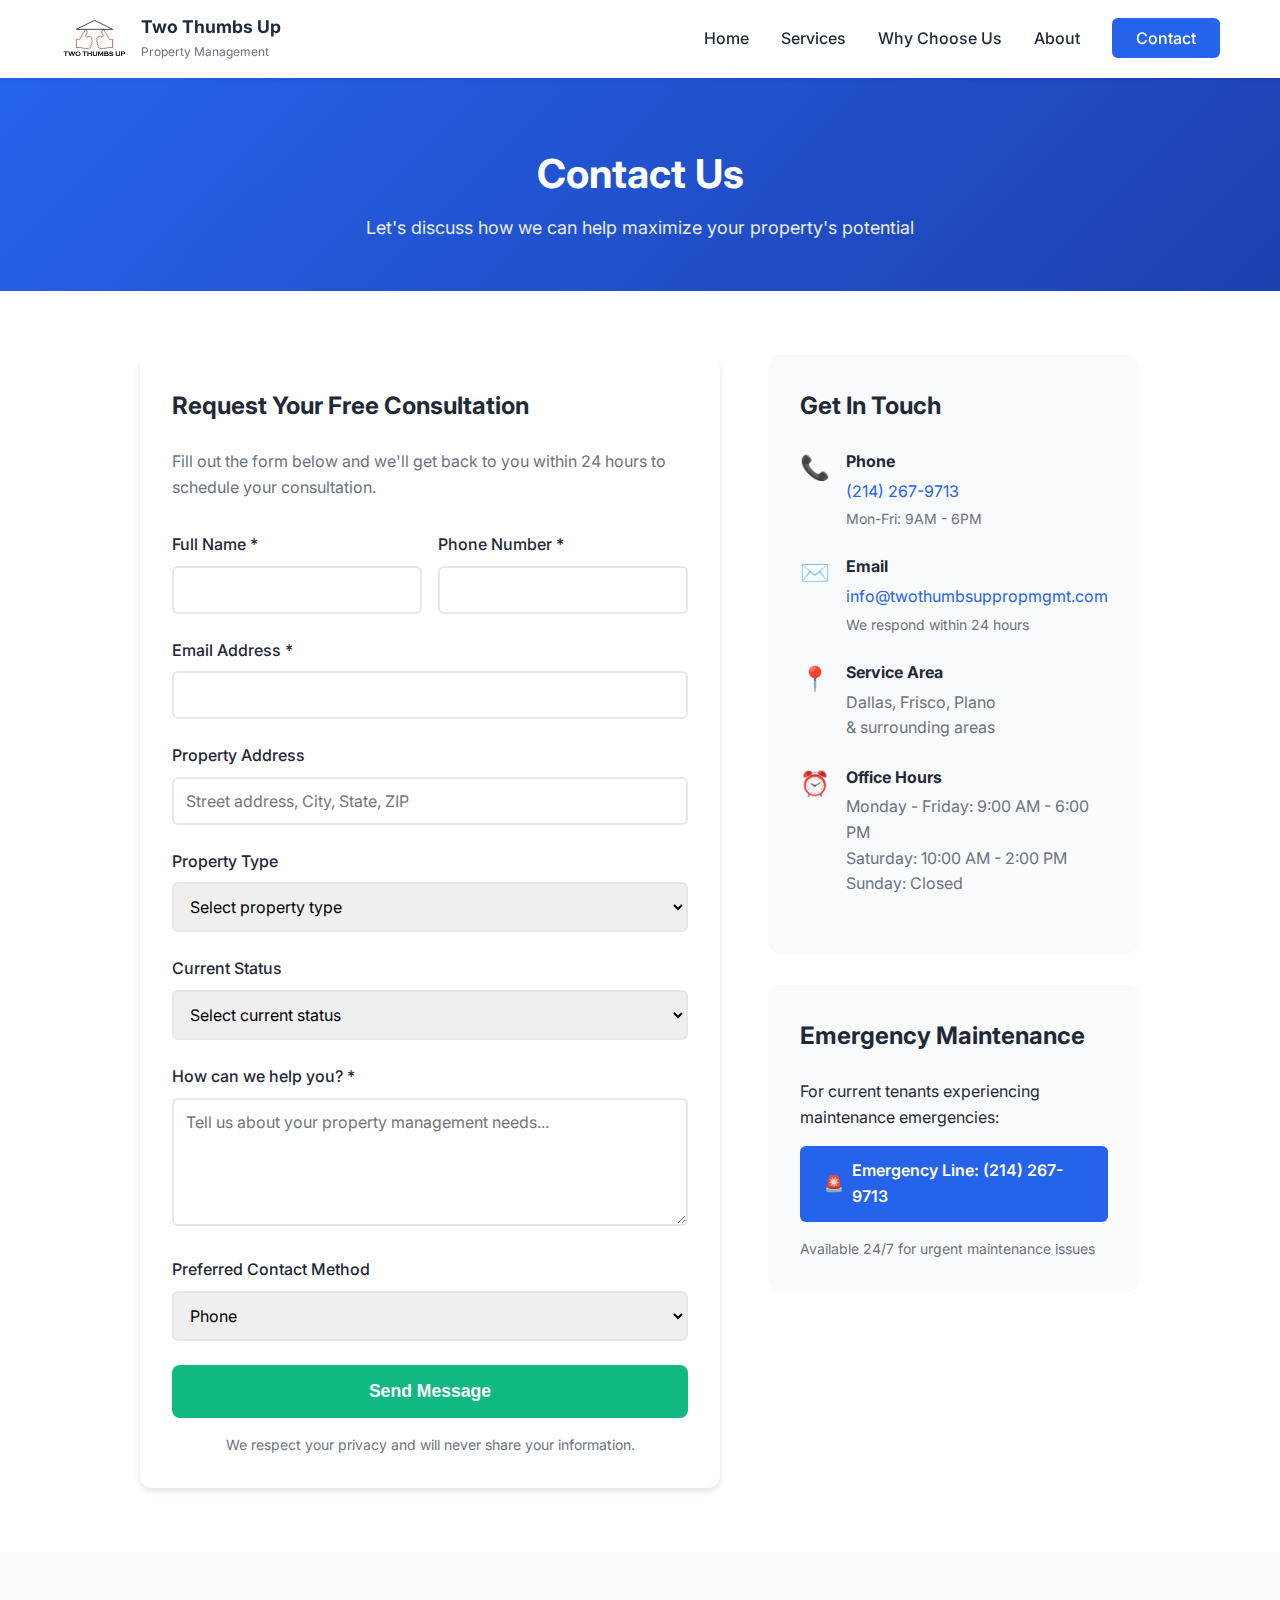
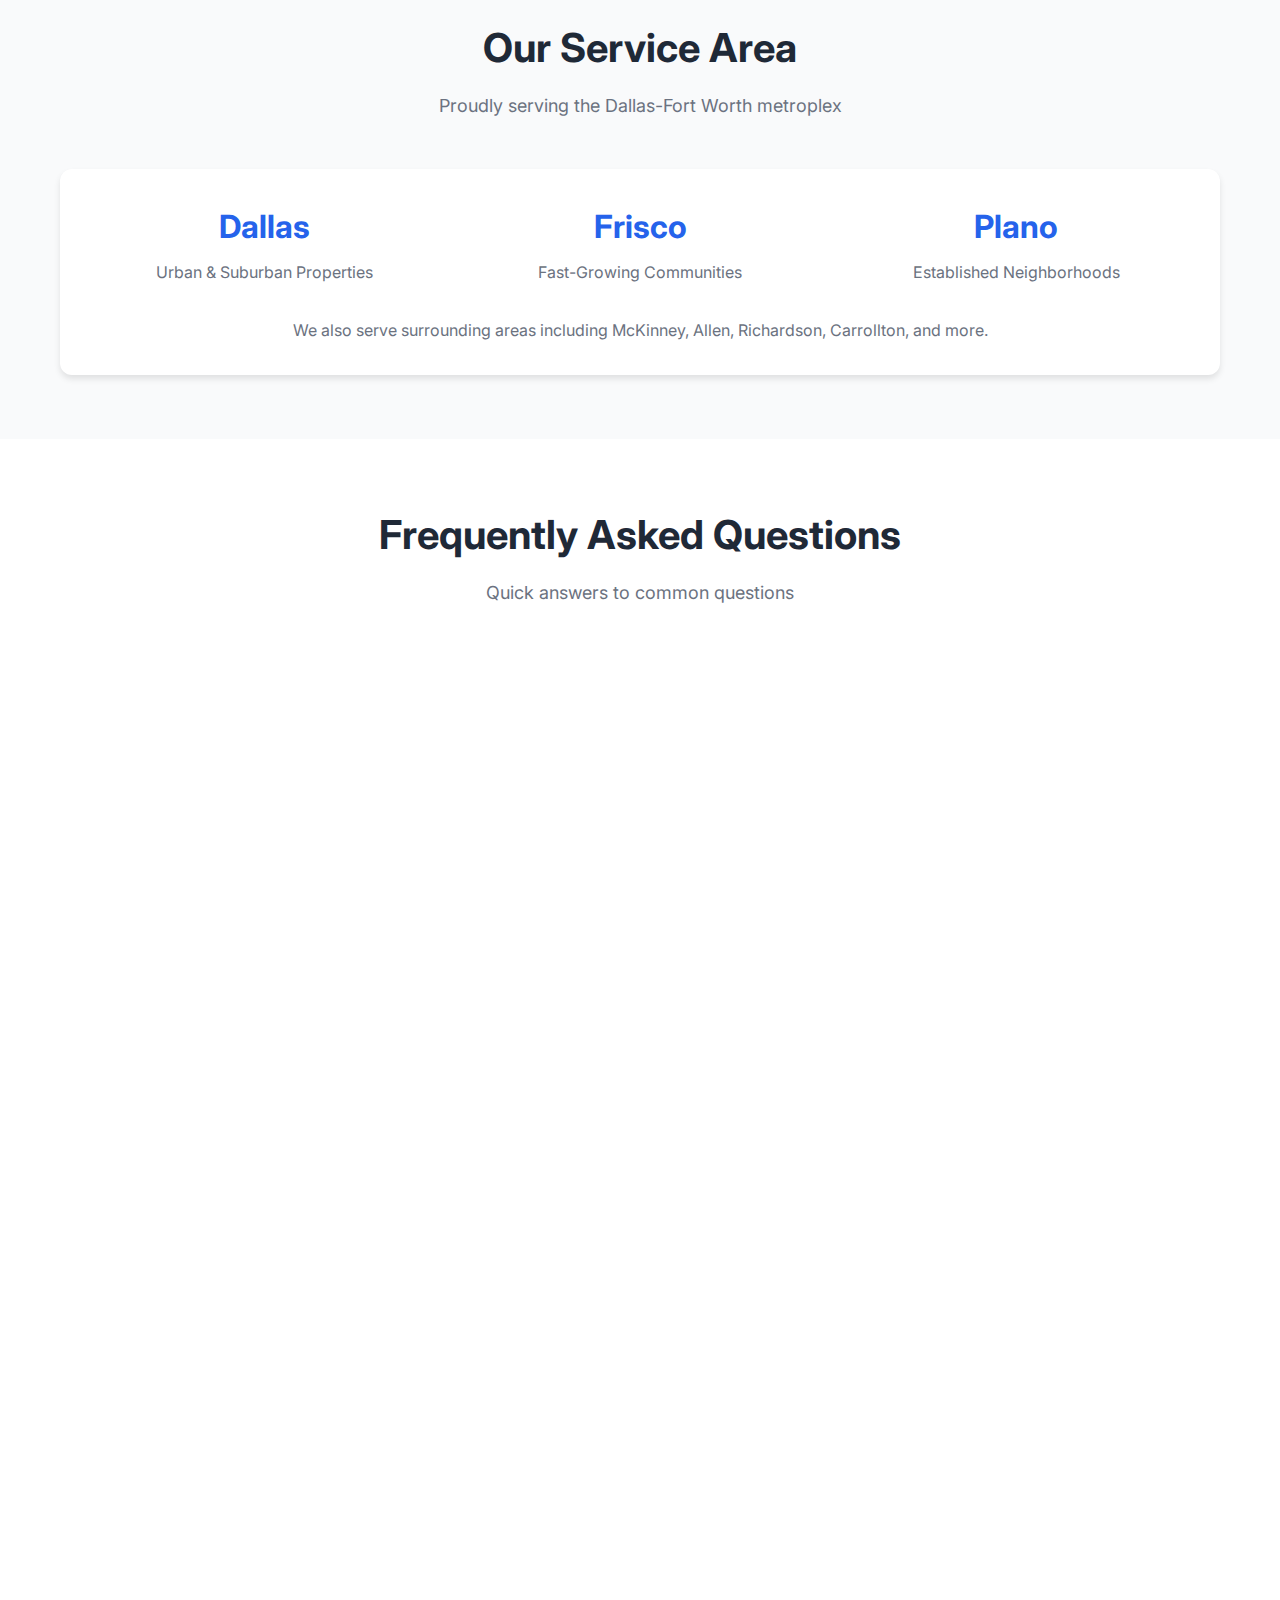
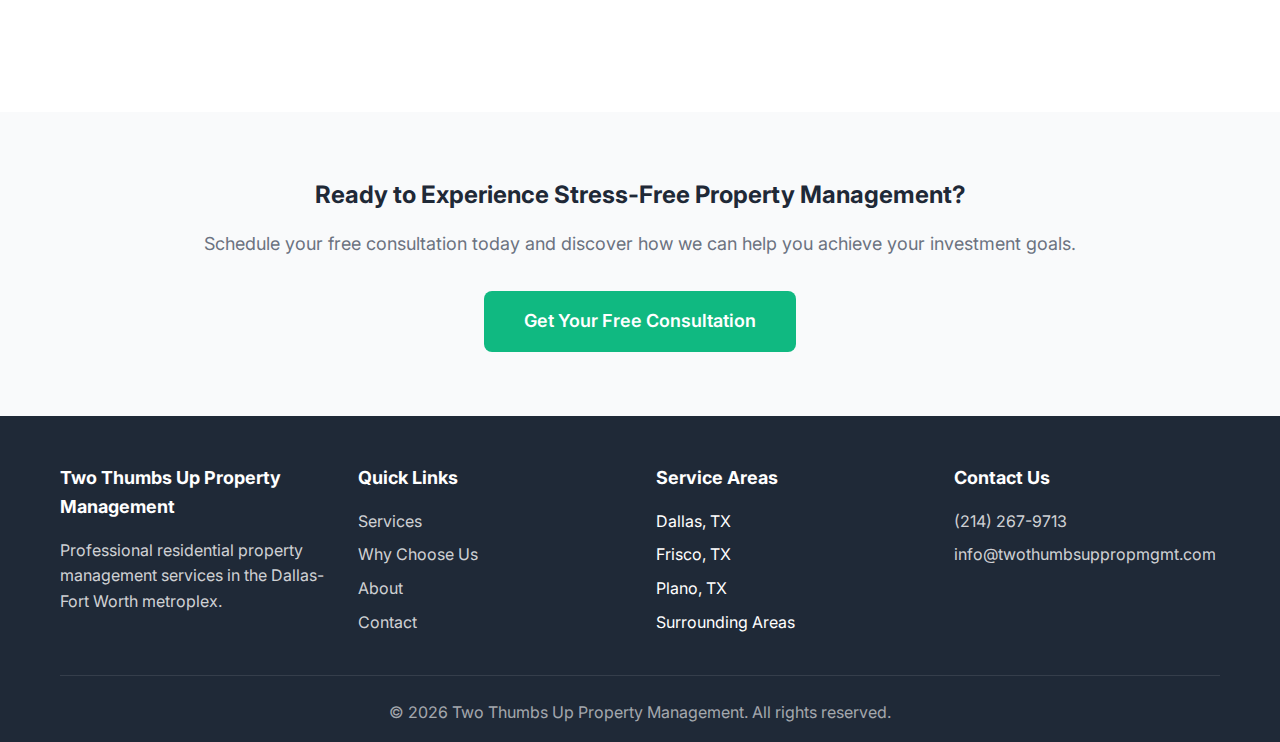
<file: contact.html>
<!DOCTYPE html>
<html lang="en">
<head>
    <meta charset="UTF-8">
    <meta name="viewport" content="width=device-width, initial-scale=1.0">
    <meta name="description" content="Contact Two Thumbs Up Property Management - Schedule your free consultation for property management in Dallas, Frisco, and Plano">
    <title>Contact Us | Two Thumbs Up Property Management</title>
    <link rel="stylesheet" href="styles.css">
    <link rel="preconnect" href="https://fonts.googleapis.com">
    <link rel="preconnect" href="https://fonts.gstatic.com" crossorigin>
    <link href="https://fonts.googleapis.com/css2?family=Inter:wght@300;400;500;600;700&display=swap" rel="stylesheet">
</head>
<body>
    <!-- Navigation -->
    <nav class="navbar" id="navbar">
        <div class="container">
            <div class="nav-wrapper">
                <div class="logo">
                    <a href="index.html">
                        <img src="images/TTU-logo.svg" alt="Two Thumbs Up" class="logo-image">
                        <span class="logo-text">Two Thumbs Up<br><small>Property Management</small></span>
                    </a>
                </div>
                <button class="mobile-menu-toggle" id="mobileMenuToggle">
                    <span></span>
                    <span></span>
                    <span></span>
                </button>
                <ul class="nav-menu" id="navMenu">
                    <li><a href="index.html">Home</a></li>
                    <li><a href="services.html">Services</a></li>
                    <li><a href="why-choose-us.html">Why Choose Us</a></li>
                    <li><a href="about.html">About</a></li>
                    <li><a href="contact.html" class="btn-nav active">Contact</a></li>
                </ul>
            </div>
        </div>
    </nav>

    <!-- Page Header -->
    <section class="page-header">
        <div class="container">
            <h1>Contact Us</h1>
            <p>Let's discuss how we can help maximize your property's potential</p>
        </div>
    </section>

    <!-- Contact Section -->
    <section class="content-section">
        <div class="container">
            <div class="contact-wrapper">
                <form class="contact-form" id="contactForm" action="https://api.web3forms.com/submit" method="POST">
                    <h2 style="margin-bottom: 1.5rem; color: var(--text-dark);">Request Your Free Consultation</h2>
                    <p style="margin-bottom: 2rem; color: var(--text-light);">Fill out the form below and we'll get back to you within 24 hours to schedule your consultation.</p>

                    <!-- Web3Forms Configuration -->
                    <input type="hidden" name="access_key" value="9e2c97db-b749-4d0f-9970-20eab192cb3e">
                    <input type="hidden" name="subject" value="New Property Management Consultation Request - Contact Page">
                    <input type="hidden" name="redirect" value="https://www.twothumbsuppropmgmt.com/thank-you.html">

                    <div class="form-row">
                        <div class="form-group">
                            <label for="name">Full Name *</label>
                            <input type="text" id="name" name="name" required>
                        </div>
                        <div class="form-group">
                            <label for="phone">Phone Number *</label>
                            <input type="tel" id="phone" name="phone" required>
                        </div>
                    </div>
                    <div class="form-group">
                        <label for="email">Email Address *</label>
                        <input type="email" id="email" name="email" required>
                    </div>
                    <div class="form-group">
                        <label for="property-address">Property Address</label>
                        <input type="text" id="property-address" name="property_address" placeholder="Street address, City, State, ZIP">
                    </div>
                    <div class="form-group">
                        <label for="property-type">Property Type</label>
                        <select id="property-type" name="property_type" style="width: 100%; padding: 0.75rem; border: 2px solid var(--border-color); border-radius: 6px; font-family: inherit; font-size: 1rem;">
                            <option value="">Select property type</option>
                            <option value="single-family">Single Family Home</option>
                            <option value="townhouse">Townhouse</option>
                            <option value="condo">Condominium</option>
                            <option value="multi-family">Multi-Family (2-4 units)</option>
                            <option value="other">Other</option>
                        </select>
                    </div>
                    <div class="form-group">
                        <label for="current-status">Current Status</label>
                        <select id="current-status" name="current_status" style="width: 100%; padding: 0.75rem; border: 2px solid var(--border-color); border-radius: 6px; font-family: inherit; font-size: 1rem;">
                            <option value="">Select current status</option>
                            <option value="vacant">Property is Vacant</option>
                            <option value="occupied-tenant">Occupied with Current Tenant</option>
                            <option value="owner-occupied">Owner Occupied (Planning to Rent)</option>
                            <option value="other-management">Currently with Another Management Company</option>
                            <option value="self-managed">Self-Managed</option>
                        </select>
                    </div>
                    <div class="form-group">
                        <label for="message">How can we help you? *</label>
                        <textarea id="message" name="message" rows="5" required placeholder="Tell us about your property management needs..."></textarea>
                    </div>
                    <div class="form-group">
                        <label for="preferred-contact">Preferred Contact Method</label>
                        <select id="preferred-contact" name="preferred_contact" style="width: 100%; padding: 0.75rem; border: 2px solid var(--border-color); border-radius: 6px; font-family: inherit; font-size: 1rem;">
                            <option value="phone">Phone</option>
                            <option value="email">Email</option>
                            <option value="either">Either</option>
                        </select>
                    </div>
                    <!-- Honeypot for spam protection -->
                    <input type="checkbox" name="botcheck" class="hidden" style="display: none;">

                    <button type="submit" class="btn btn-primary btn-large">Send Message</button>
                    <p style="margin-top: 1rem; font-size: 0.875rem; color: var(--text-light); text-align: center;">We respect your privacy and will never share your information.</p>
                </form>

                <div>
                    <div class="contact-info">
                        <h3>Get In Touch</h3>
                        <div class="info-item">
                            <span class="info-icon">📞</span>
                            <div>
                                <strong>Phone</strong>
                                <a href="tel:+12142679713">(214) 267-9713</a>
                                <p style="font-size: 0.875rem; margin-top: 0.25rem;">Mon-Fri: 9AM - 6PM</p>
                            </div>
                        </div>
                        <div class="info-item">
                            <span class="info-icon">✉️</span>
                            <div>
                                <strong>Email</strong>
                                <a href="mailto:info@twothumbsuppropmgmt.com">info@twothumbsuppropmgmt.com</a>
                                <p style="font-size: 0.875rem; margin-top: 0.25rem;">We respond within 24 hours</p>
                            </div>
                        </div>
                        <div class="info-item">
                            <span class="info-icon">📍</span>
                            <div>
                                <strong>Service Area</strong>
                                <p>Dallas, Frisco, Plano<br>& surrounding areas</p>
                            </div>
                        </div>
                        <div class="info-item">
                            <span class="info-icon">⏰</span>
                            <div>
                                <strong>Office Hours</strong>
                                <p>Monday - Friday: 9:00 AM - 6:00 PM<br>Saturday: 10:00 AM - 2:00 PM<br>Sunday: Closed</p>
                            </div>
                        </div>
                    </div>

                    <div class="contact-info" style="margin-top: 2rem;">
                        <h3>Emergency Maintenance</h3>
                        <p style="margin-bottom: 1rem; color: var(--text-dark);">For current tenants experiencing maintenance emergencies:</p>
                        <a href="tel:+12142679713" style="display: inline-flex; align-items: center; gap: 0.5rem; background: var(--primary-color); color: white; padding: 0.75rem 1.5rem; border-radius: 6px; text-decoration: none; font-weight: 600;">
                            <span>🚨</span> Emergency Line: (214) 267-9713
                        </a>
                        <p style="margin-top: 1rem; font-size: 0.875rem; color: var(--text-light);">Available 24/7 for urgent maintenance issues</p>
                    </div>
                </div>
            </div>
        </div>
    </section>

    <!-- Map Section -->
    <section class="content-section" style="background: var(--bg-light); padding: 4rem 0;">
        <div class="container">
            <div class="section-header">
                <h2>Our Service Area</h2>
                <p>Proudly serving the Dallas-Fort Worth metroplex</p>
            </div>
            <div style="background: white; border-radius: 12px; padding: 2rem; box-shadow: var(--shadow-md);">
                <div style="display: grid; grid-template-columns: repeat(auto-fit, minmax(250px, 1fr)); gap: 2rem; text-align: center;">
                    <div>
                        <h3 style="color: var(--primary-color); font-size: 2rem; margin-bottom: 0.5rem;">Dallas</h3>
                        <p style="color: var(--text-light);">Urban & Suburban Properties</p>
                    </div>
                    <div>
                        <h3 style="color: var(--primary-color); font-size: 2rem; margin-bottom: 0.5rem;">Frisco</h3>
                        <p style="color: var(--text-light);">Fast-Growing Communities</p>
                    </div>
                    <div>
                        <h3 style="color: var(--primary-color); font-size: 2rem; margin-bottom: 0.5rem;">Plano</h3>
                        <p style="color: var(--text-light);">Established Neighborhoods</p>
                    </div>
                </div>
                <p style="text-align: center; margin-top: 2rem; color: var(--text-light);">We also serve surrounding areas including McKinney, Allen, Richardson, Carrollton, and more.</p>
            </div>
        </div>
    </section>

    <!-- FAQ Section -->
    <section class="content-section">
        <div class="container">
            <div class="section-header">
                <h2>Frequently Asked Questions</h2>
                <p>Quick answers to common questions</p>
            </div>
            <div class="service-list">
                <div class="service-item">
                    <h3>What are your management fees?</h3>
                    <p>We charge a competitive percentage of collected rent with no hidden fees. Contact us for a detailed quote tailored to your property. We believe in transparent pricing with no surprises.</p>
                </div>
                <div class="service-item">
                    <h3>How quickly can you rent my property?</h3>
                    <p>On average, we lease properties within 2-3 weeks, though this varies based on market conditions, property condition, and pricing. Our marketing strategy and local expertise help minimize vacancy periods.</p>
                </div>
                <div class="service-item">
                    <h3>Do you handle maintenance and repairs?</h3>
                    <p>Yes, we coordinate all maintenance and repairs using our network of licensed, insured contractors. We handle everything from routine maintenance to emergency repairs, with 24/7 availability.</p>
                </div>
                <div class="service-item">
                    <h3>What makes you different from other property management companies?</h3>
                    <p>We combine local expertise, dedicated property managers, transparent reporting, and technology-driven efficiency. Every owner is assigned a specific manager who knows their property and goals personally.</p>
                </div>
                <div class="service-item">
                    <h3>Is there a contract or can I cancel anytime?</h3>
                    <p>We typically work on 12-month agreements, but we're flexible based on your needs. Contact us to discuss the terms that work best for your situation.</p>
                </div>
            </div>
        </div>
    </section>

    <!-- Final CTA -->
    <section class="features" style="padding: 4rem 0;">
        <div class="container" style="text-align: center;">
            <h2 style="margin-bottom: 1rem;">Ready to Experience Stress-Free Property Management?</h2>
            <p style="font-size: 1.125rem; color: var(--text-light); margin-bottom: 2rem;">Schedule your free consultation today and discover how we can help you achieve your investment goals.</p>
            <a href="#contactForm" class="btn btn-primary" style="font-size: 1.125rem; padding: 1rem 2.5rem;">Get Your Free Consultation</a>
        </div>
    </section>

    <!-- Footer -->
    <footer class="footer">
        <div class="container">
            <div class="footer-content">
                <div class="footer-section">
                    <h4>Two Thumbs Up Property Management</h4>
                    <p>Professional residential property management services in the Dallas-Fort Worth metroplex.</p>
                </div>
                <div class="footer-section">
                    <h4>Quick Links</h4>
                    <ul>
                        <li><a href="services.html">Services</a></li>
                        <li><a href="why-choose-us.html">Why Choose Us</a></li>
                        <li><a href="about.html">About</a></li>
                        <li><a href="contact.html">Contact</a></li>
                    </ul>
                </div>
                <div class="footer-section">
                    <h4>Service Areas</h4>
                    <ul>
                        <li>Dallas, TX</li>
                        <li>Frisco, TX</li>
                        <li>Plano, TX</li>
                        <li>Surrounding Areas</li>
                    </ul>
                </div>
                <div class="footer-section">
                    <h4>Contact Us</h4>
                    <ul>
                        <li><a href="tel:+12142679713">(214) 267-9713</a></li>
                        <li><a href="mailto:info@twothumbsuppropmgmt.com">info@twothumbsuppropmgmt.com</a></li>
                    </ul>
                </div>
            </div>
            <div class="footer-bottom">
                <p>&copy; 2026 Two Thumbs Up Property Management. All rights reserved.</p>
            </div>
        </div>
    </footer>

    <script src="script.js"></script>
</body>
</html>
</file>
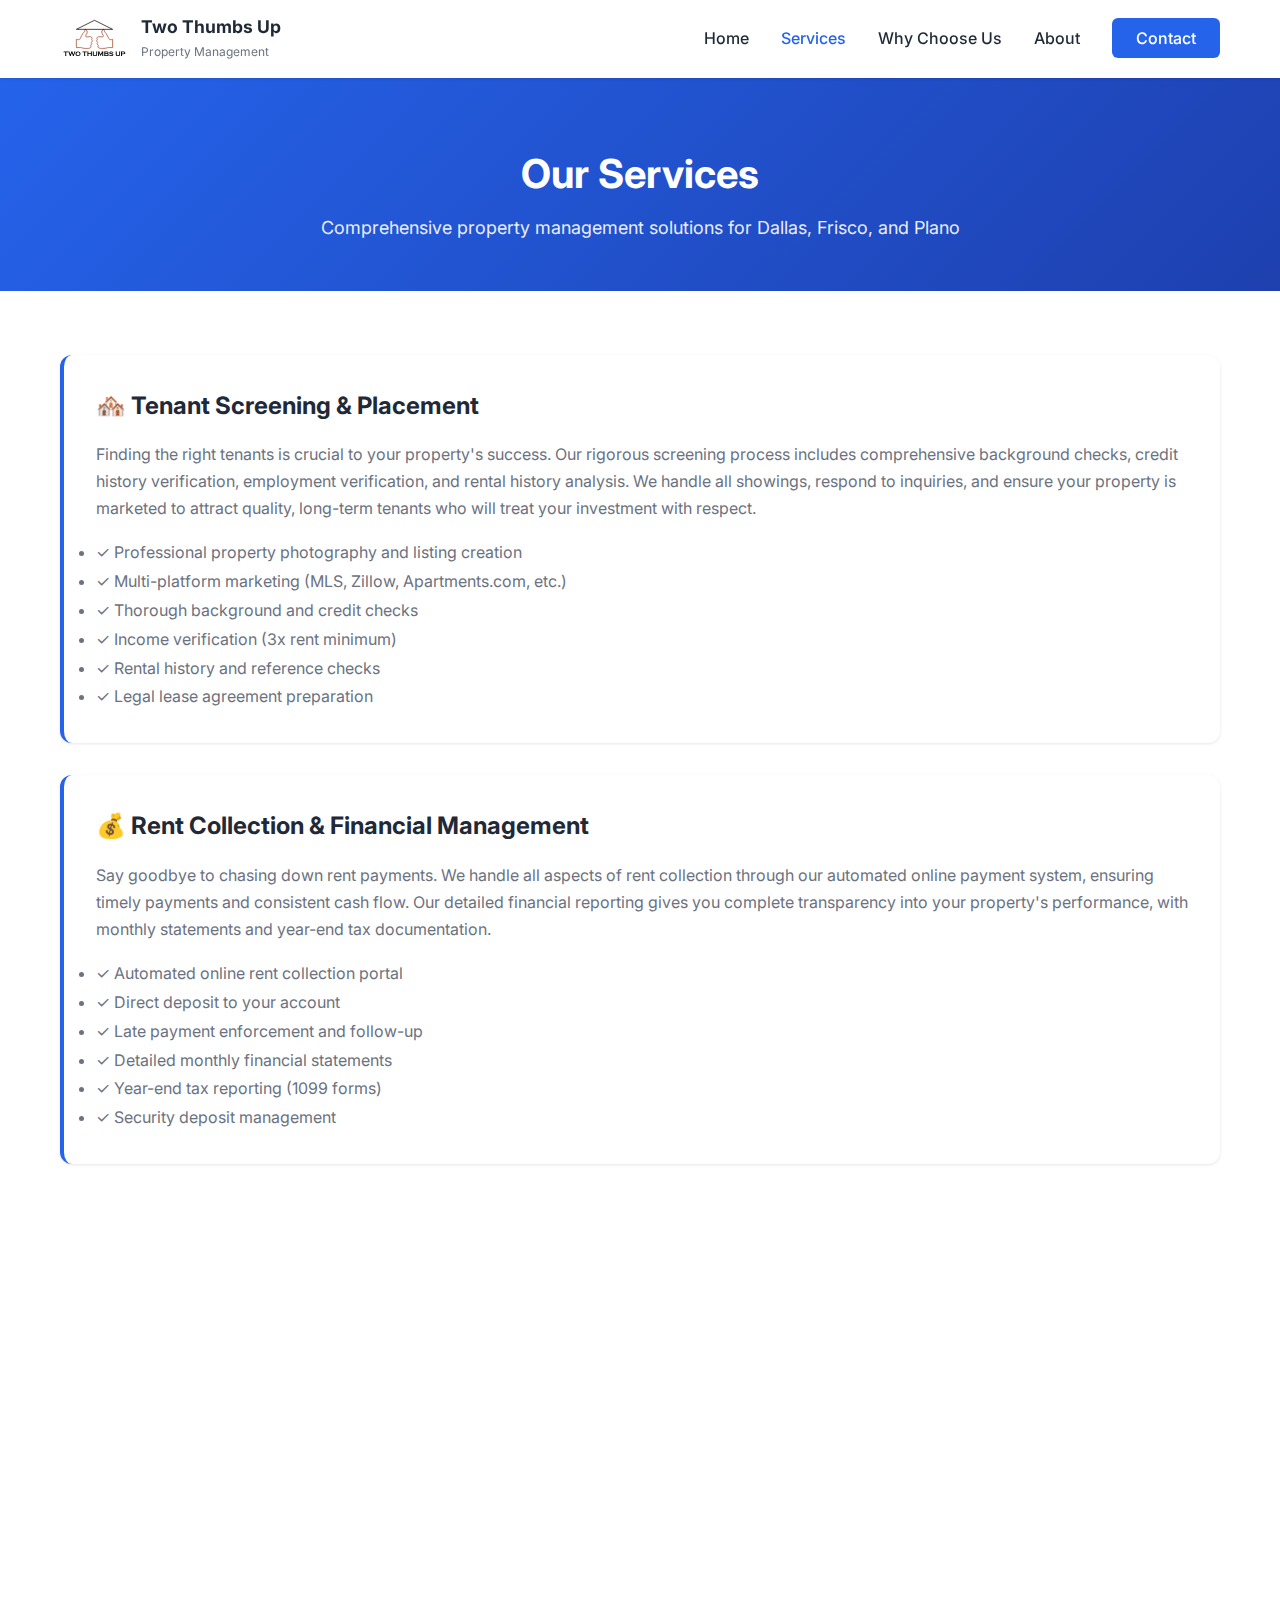
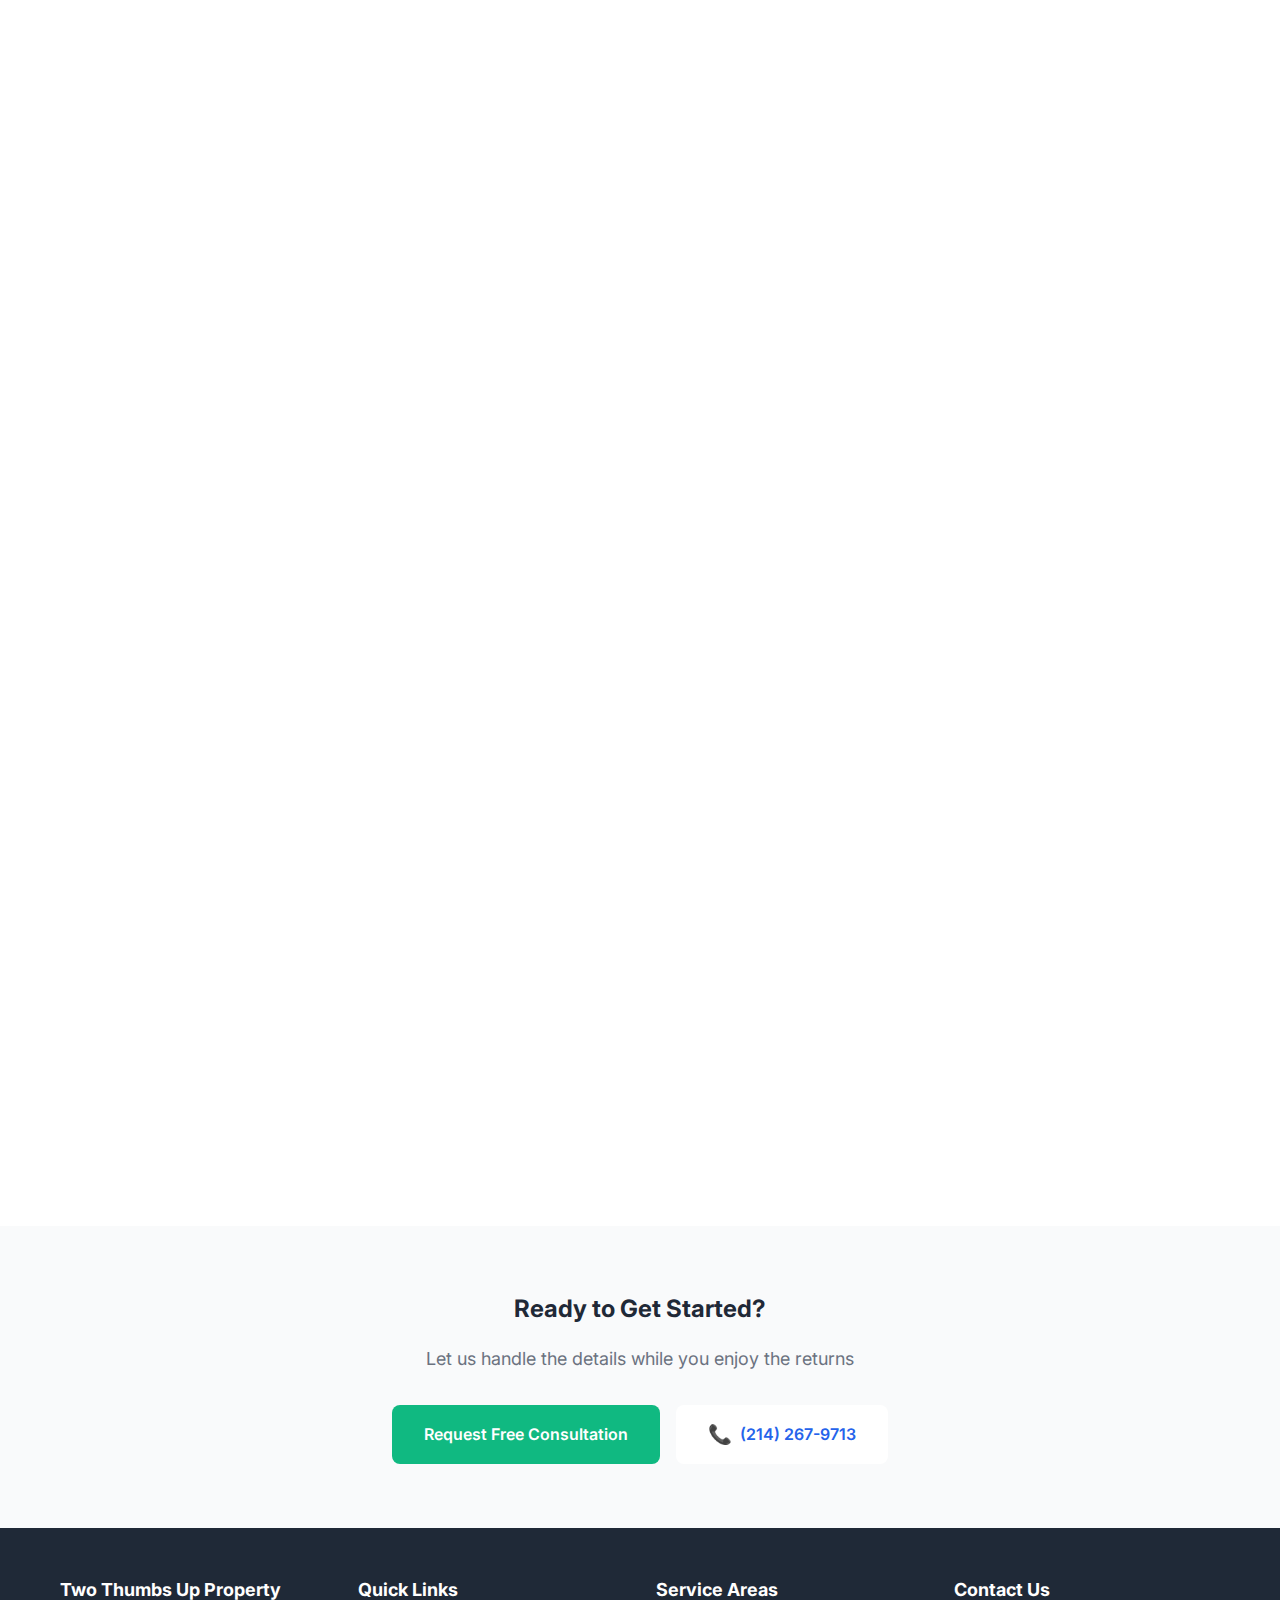
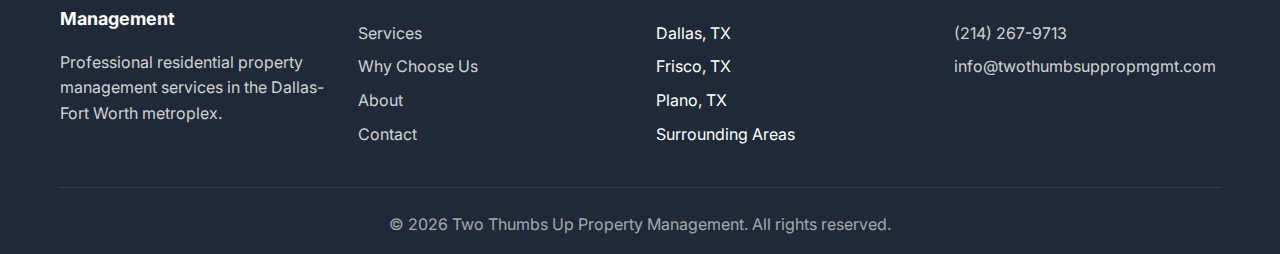
<file: services.html>
<!DOCTYPE html>
<html lang="en">
<head>
    <meta charset="UTF-8">
    <meta name="viewport" content="width=device-width, initial-scale=1.0">
    <meta name="description" content="Comprehensive property management services in Dallas, Frisco, and Plano - Tenant screening, rent collection, maintenance, and more">
    <title>Our Services | Two Thumbs Up Property Management</title>
    <link rel="stylesheet" href="styles.css">
    <link rel="preconnect" href="https://fonts.googleapis.com">
    <link rel="preconnect" href="https://fonts.gstatic.com" crossorigin>
    <link href="https://fonts.googleapis.com/css2?family=Inter:wght@300;400;500;600;700&display=swap" rel="stylesheet">
</head>
<body>
    <!-- Navigation -->
    <nav class="navbar" id="navbar">
        <div class="container">
            <div class="nav-wrapper">
                <div class="logo">
                    <a href="index.html">
                        <img src="images/TTU-logo.svg" alt="Two Thumbs Up" class="logo-image">
                        <span class="logo-text">Two Thumbs Up<br><small>Property Management</small></span>
                    </a>
                </div>
                <button class="mobile-menu-toggle" id="mobileMenuToggle">
                    <span></span>
                    <span></span>
                    <span></span>
                </button>
                <ul class="nav-menu" id="navMenu">
                    <li><a href="index.html">Home</a></li>
                    <li><a href="services.html" class="active">Services</a></li>
                    <li><a href="why-choose-us.html">Why Choose Us</a></li>
                    <li><a href="about.html">About</a></li>
                    <li><a href="contact.html" class="btn-nav">Contact</a></li>
                </ul>
            </div>
        </div>
    </nav>

    <!-- Page Header -->
    <section class="page-header">
        <div class="container">
            <h1>Our Services</h1>
            <p>Comprehensive property management solutions for Dallas, Frisco, and Plano</p>
        </div>
    </section>

    <!-- Services Content -->
    <section class="content-section">
        <div class="container">
            <div class="service-list">
                <div class="service-item">
                    <h3>🏘️ Tenant Screening & Placement</h3>
                    <p>Finding the right tenants is crucial to your property's success. Our rigorous screening process includes comprehensive background checks, credit history verification, employment verification, and rental history analysis. We handle all showings, respond to inquiries, and ensure your property is marketed to attract quality, long-term tenants who will treat your investment with respect.</p>
                    <ul style="margin-top: 1rem; color: var(--text-light); line-height: 1.8;">
                        <li>✓ Professional property photography and listing creation</li>
                        <li>✓ Multi-platform marketing (MLS, Zillow, Apartments.com, etc.)</li>
                        <li>✓ Thorough background and credit checks</li>
                        <li>✓ Income verification (3x rent minimum)</li>
                        <li>✓ Rental history and reference checks</li>
                        <li>✓ Legal lease agreement preparation</li>
                    </ul>
                </div>

                <div class="service-item">
                    <h3>💰 Rent Collection & Financial Management</h3>
                    <p>Say goodbye to chasing down rent payments. We handle all aspects of rent collection through our automated online payment system, ensuring timely payments and consistent cash flow. Our detailed financial reporting gives you complete transparency into your property's performance, with monthly statements and year-end tax documentation.</p>
                    <ul style="margin-top: 1rem; color: var(--text-light); line-height: 1.8;">
                        <li>✓ Automated online rent collection portal</li>
                        <li>✓ Direct deposit to your account</li>
                        <li>✓ Late payment enforcement and follow-up</li>
                        <li>✓ Detailed monthly financial statements</li>
                        <li>✓ Year-end tax reporting (1099 forms)</li>
                        <li>✓ Security deposit management</li>
                    </ul>
                </div>

                <div class="service-item">
                    <h3>🔧 Property Maintenance & Repairs</h3>
                    <p>Protect your investment with proactive maintenance and rapid response to issues. Our network of licensed, insured contractors ensures quality repairs at competitive prices. We handle everything from routine maintenance to emergency repairs, with 24/7 availability for urgent situations. All work is documented with photos and detailed invoices.</p>
                    <ul style="margin-top: 1rem; color: var(--text-light); line-height: 1.8;">
                        <li>✓ 24/7 emergency maintenance hotline</li>
                        <li>✓ Network of vetted, licensed contractors</li>
                        <li>✓ Competitive pricing negotiations</li>
                        <li>✓ Regular property inspections</li>
                        <li>✓ Preventative maintenance programs</li>
                        <li>✓ Detailed maintenance documentation</li>
                    </ul>
                </div>

                <div class="service-item">
                    <h3>📋 Property Inspections</h3>
                    <p>Regular property inspections help identify issues before they become costly problems. We conduct thorough move-in and move-out inspections with detailed photo documentation, as well as periodic inspections throughout the lease term. This protects both you and your tenants, ensuring your property remains in excellent condition.</p>
                    <ul style="margin-top: 1rem; color: var(--text-light); line-height: 1.8;">
                        <li>✓ Move-in inspection with photo documentation</li>
                        <li>✓ Quarterly or bi-annual routine inspections</li>
                        <li>✓ Move-out inspection and damage assessment</li>
                        <li>✓ Detailed written reports</li>
                        <li>✓ Compliance verification</li>
                    </ul>
                </div>

                <div class="service-item">
                    <h3>⚖️ Legal Compliance & Evictions</h3>
                    <p>Navigate the complex landscape of landlord-tenant law with confidence. We ensure your property and practices comply with all federal, state, and local regulations. If the unfortunate need for eviction arises, we handle the entire process professionally and legally, working with experienced attorneys to protect your interests.</p>
                    <ul style="margin-top: 1rem; color: var(--text-light); line-height: 1.8;">
                        <li>✓ Fair Housing Act compliance</li>
                        <li>✓ Local ordinance adherence</li>
                        <li>✓ Proper notice delivery</li>
                        <li>✓ Eviction process management</li>
                        <li>✓ Court representation coordination</li>
                        <li>✓ Legal documentation and record-keeping</li>
                    </ul>
                </div>

                <div class="service-item">
                    <h3>📊 Owner Portal & Reporting</h3>
                    <p>Access your property information anytime, anywhere through our secure owner portal. View financial statements, maintenance requests, inspection reports, and property documents 24/7. Our transparent reporting keeps you informed about every aspect of your investment's performance.</p>
                    <ul style="margin-top: 1rem; color: var(--text-light); line-height: 1.8;">
                        <li>✓ 24/7 online owner portal access</li>
                        <li>✓ Real-time financial reporting</li>
                        <li>✓ Maintenance request tracking</li>
                        <li>✓ Document storage and access</li>
                        <li>✓ Performance analytics</li>
                    </ul>
                </div>
            </div>
        </div>
    </section>

    <!-- CTA Section -->
    <section class="features" style="padding: 4rem 0;">
        <div class="container" style="text-align: center;">
            <h2 style="margin-bottom: 1rem;">Ready to Get Started?</h2>
            <p style="font-size: 1.125rem; color: var(--text-light); margin-bottom: 2rem;">Let us handle the details while you enjoy the returns</p>
            <div style="display: flex; gap: 1rem; justify-content: center; flex-wrap: wrap;">
                <a href="contact.html" class="btn btn-primary">Request Free Consultation</a>
                <a href="tel:+12142679713" class="btn btn-secondary">
                    <span class="phone-icon">📞</span> (214) 267-9713
                </a>
            </div>
        </div>
    </section>

    <!-- Footer -->
    <footer class="footer">
        <div class="container">
            <div class="footer-content">
                <div class="footer-section">
                    <h4>Two Thumbs Up Property Management</h4>
                    <p>Professional residential property management services in the Dallas-Fort Worth metroplex.</p>
                </div>
                <div class="footer-section">
                    <h4>Quick Links</h4>
                    <ul>
                        <li><a href="services.html">Services</a></li>
                        <li><a href="why-choose-us.html">Why Choose Us</a></li>
                        <li><a href="about.html">About</a></li>
                        <li><a href="contact.html">Contact</a></li>
                    </ul>
                </div>
                <div class="footer-section">
                    <h4>Service Areas</h4>
                    <ul>
                        <li>Dallas, TX</li>
                        <li>Frisco, TX</li>
                        <li>Plano, TX</li>
                        <li>Surrounding Areas</li>
                    </ul>
                </div>
                <div class="footer-section">
                    <h4>Contact Us</h4>
                    <ul>
                        <li><a href="tel:+12142679713">(214) 267-9713</a></li>
                        <li><a href="mailto:info@twothumbsuppropmgmt.com">info@twothumbsuppropmgmt.com</a></li>
                    </ul>
                </div>
            </div>
            <div class="footer-bottom">
                <p>&copy; 2026 Two Thumbs Up Property Management. All rights reserved.</p>
            </div>
        </div>
    </footer>

    <script src="script.js"></script>
</body>
</html>
</file>
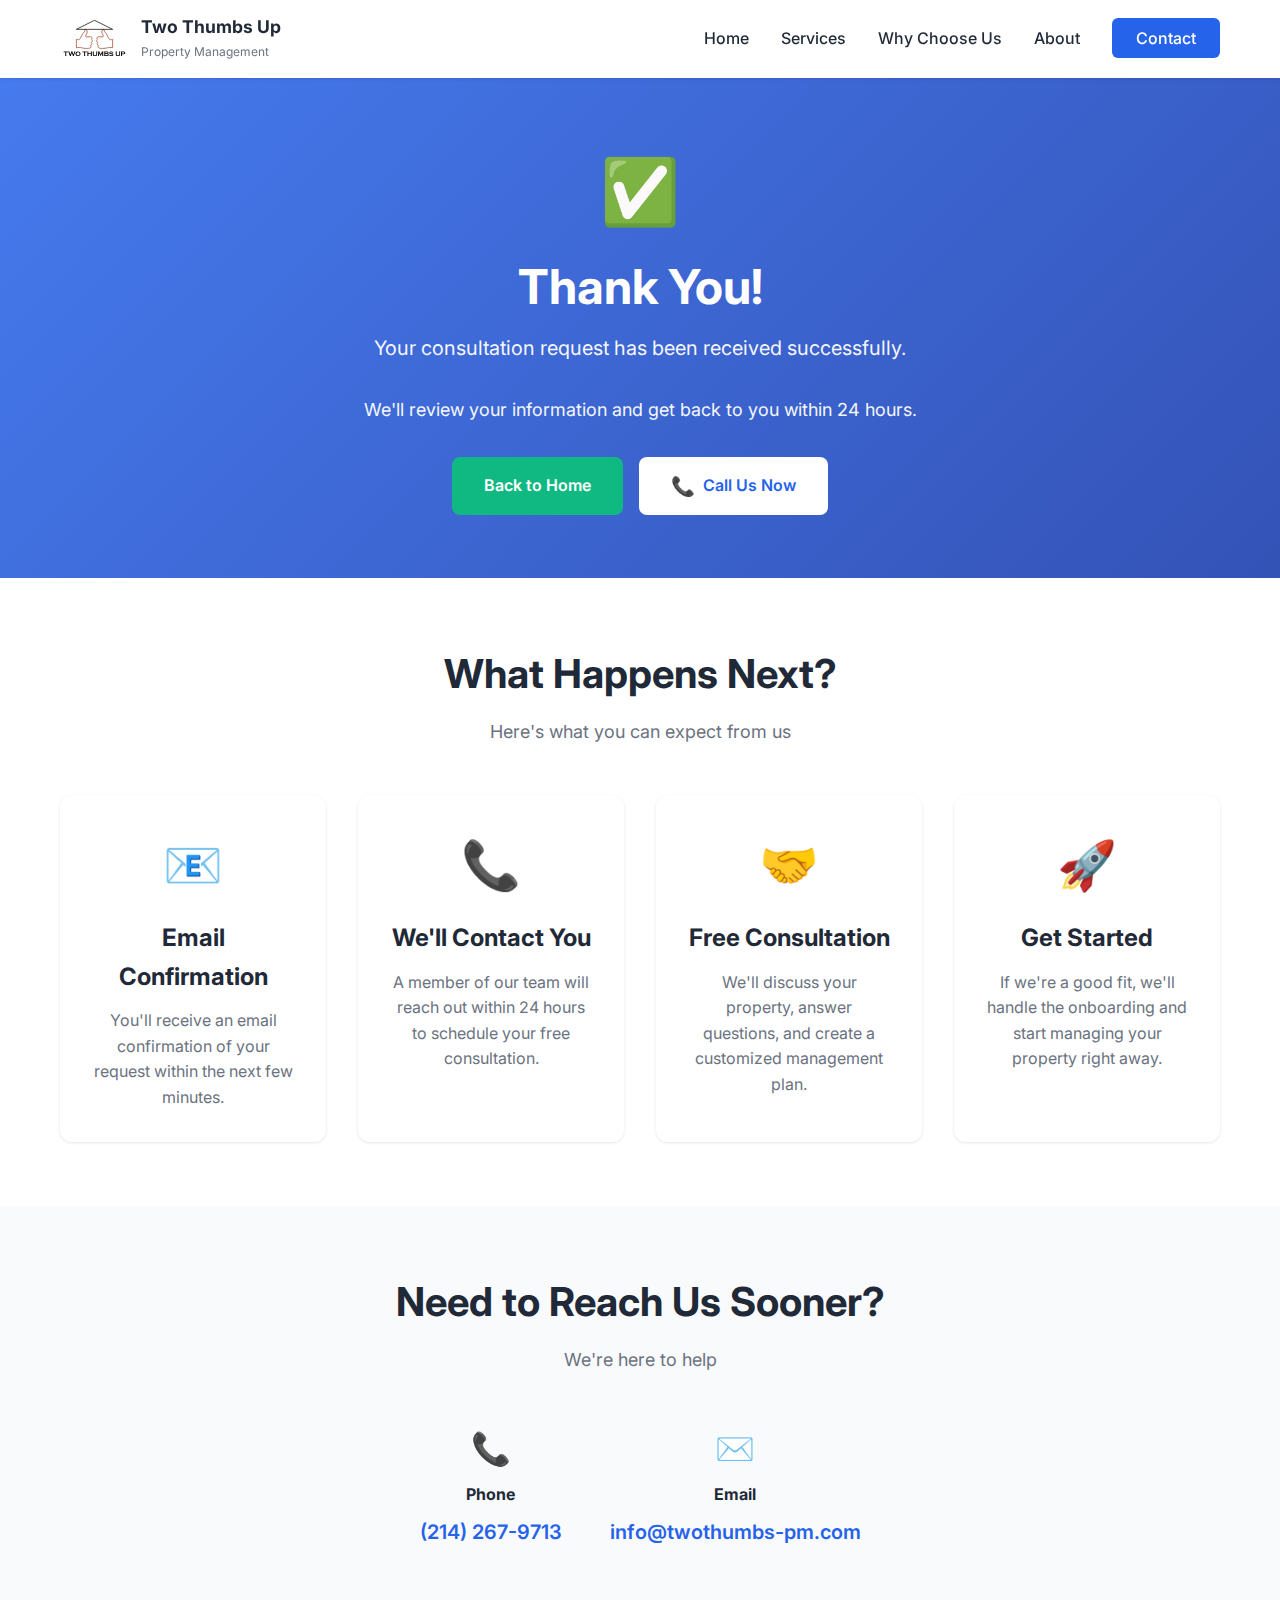
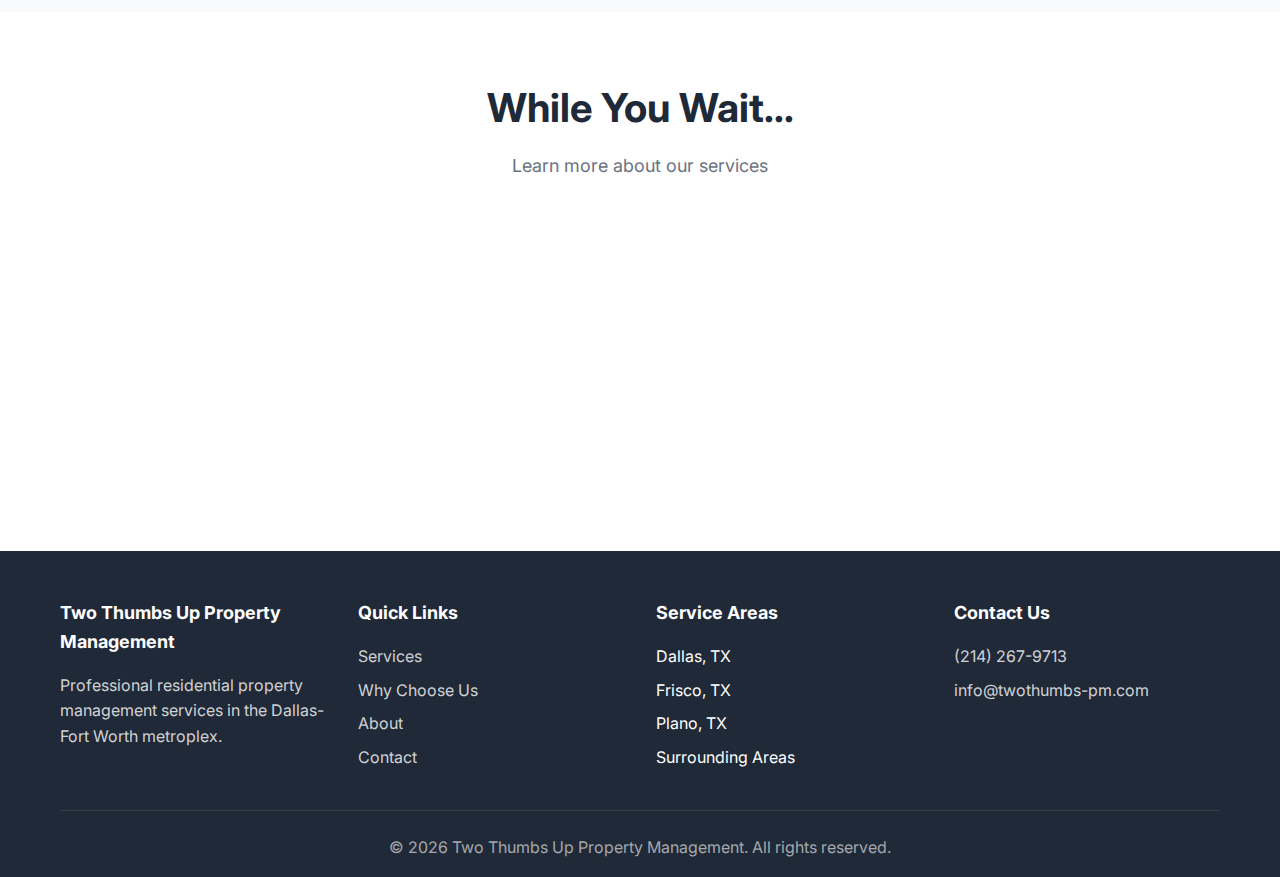
<file: thank-you.html>
<!DOCTYPE html>
<html lang="en">
<head>
    <meta charset="UTF-8">
    <meta name="viewport" content="width=device-width, initial-scale=1.0">
    <meta name="description" content="Thank you for contacting Two Thumbs Up Property Management">
    <title>Thank You | Two Thumbs Up Property Management</title>
    <link rel="stylesheet" href="styles.css">
    <link rel="preconnect" href="https://fonts.googleapis.com">
    <link rel="preconnect" href="https://fonts.gstatic.com" crossorigin>
    <link href="https://fonts.googleapis.com/css2?family=Inter:wght@300;400;500;600;700&display=swap" rel="stylesheet">
</head>
<body>
    <!-- Navigation -->
    <nav class="navbar" id="navbar">
        <div class="container">
            <div class="nav-wrapper">
                <div class="logo">
                    <a href="index.html">
                        <img src="images/TTU-logo.svg" alt="Two Thumbs Up" class="logo-image">
                        <span class="logo-text">Two Thumbs Up<br><small>Property Management</small></span>
                    </a>
                </div>
                <button class="mobile-menu-toggle" id="mobileMenuToggle">
                    <span></span>
                    <span></span>
                    <span></span>
                </button>
                <ul class="nav-menu" id="navMenu">
                    <li><a href="index.html">Home</a></li>
                    <li><a href="services.html">Services</a></li>
                    <li><a href="why-choose-us.html">Why Choose Us</a></li>
                    <li><a href="about.html">About</a></li>
                    <li><a href="contact.html" class="btn-nav">Contact</a></li>
                </ul>
            </div>
        </div>
    </nav>

    <!-- Thank You Section -->
    <section class="hero" style="height: 500px;">
        <div class="hero-overlay"></div>
        <div class="hero-content">
            <div class="container">
                <div style="font-size: 4rem; margin-bottom: 1rem;">✅</div>
                <h1>Thank You!</h1>
                <p class="hero-subtitle">Your consultation request has been received successfully.</p>
                <p style="margin-bottom: 2rem; font-size: 1.125rem; opacity: 0.95;">We'll review your information and get back to you within 24 hours.</p>
                <div class="hero-cta">
                    <a href="index.html" class="btn btn-primary">Back to Home</a>
                    <a href="tel:+12142679713" class="btn btn-secondary">
                        <span class="phone-icon">📞</span> Call Us Now
                    </a>
                </div>
            </div>
        </div>
    </section>

    <!-- What Happens Next -->
    <section class="content-section">
        <div class="container">
            <div class="section-header">
                <h2>What Happens Next?</h2>
                <p>Here's what you can expect from us</p>
            </div>
            <div class="features-grid">
                <div class="feature-card">
                    <div class="feature-icon">📧</div>
                    <h3>Email Confirmation</h3>
                    <p>You'll receive an email confirmation of your request within the next few minutes.</p>
                </div>
                <div class="feature-card">
                    <div class="feature-icon">📞</div>
                    <h3>We'll Contact You</h3>
                    <p>A member of our team will reach out within 24 hours to schedule your free consultation.</p>
                </div>
                <div class="feature-card">
                    <div class="feature-icon">🤝</div>
                    <h3>Free Consultation</h3>
                    <p>We'll discuss your property, answer questions, and create a customized management plan.</p>
                </div>
                <div class="feature-card">
                    <div class="feature-icon">🚀</div>
                    <h3>Get Started</h3>
                    <p>If we're a good fit, we'll handle the onboarding and start managing your property right away.</p>
                </div>
            </div>
        </div>
    </section>

    <!-- Contact Info -->
    <section class="content-section" style="background: var(--bg-light);">
        <div class="container">
            <div class="section-header">
                <h2>Need to Reach Us Sooner?</h2>
                <p>We're here to help</p>
            </div>
            <div style="display: flex; justify-content: center; gap: 3rem; flex-wrap: wrap; margin-top: 2rem;">
                <div style="text-align: center;">
                    <div style="font-size: 2rem; margin-bottom: 0.5rem;">📞</div>
                    <strong style="display: block; margin-bottom: 0.5rem;">Phone</strong>
                    <a href="tel:+12142679713" style="color: var(--primary-color); text-decoration: none; font-size: 1.25rem; font-weight: 600;">(214) 267-9713</a>
                </div>
                <div style="text-align: center;">
                    <div style="font-size: 2rem; margin-bottom: 0.5rem;">✉️</div>
                    <strong style="display: block; margin-bottom: 0.5rem;">Email</strong>
                    <a href="mailto:info@twothumbsuppropmgmt.com" style="color: var(--primary-color); text-decoration: none; font-size: 1.25rem; font-weight: 600;">info@twothumbs-pm.com</a>
                </div>
            </div>
        </div>
    </section>

    <!-- Additional Resources -->
    <section class="content-section">
        <div class="container">
            <div class="section-header">
                <h2>While You Wait...</h2>
                <p>Learn more about our services</p>
            </div>
            <div style="display: grid; grid-template-columns: repeat(auto-fit, minmax(280px, 1fr)); gap: 2rem;">
                <a href="services.html" style="text-decoration: none;">
                    <div class="feature-card" style="cursor: pointer; transition: all 0.3s ease;">
                        <div class="feature-icon">🔧</div>
                        <h3 style="color: var(--text-dark);">Our Services</h3>
                        <p>Learn about our comprehensive property management solutions</p>
                    </div>
                </a>
                <a href="why-choose-us.html" style="text-decoration: none;">
                    <div class="feature-card" style="cursor: pointer; transition: all 0.3s ease;">
                        <div class="feature-icon">⭐</div>
                        <h3 style="color: var(--text-dark);">Why Choose Us</h3>
                        <p>Discover what sets us apart from other property managers</p>
                    </div>
                </a>
                <a href="about.html" style="text-decoration: none;">
                    <div class="feature-card" style="cursor: pointer; transition: all 0.3s ease;">
                        <div class="feature-icon">👥</div>
                        <h3 style="color: var(--text-dark);">Meet Our Team</h3>
                        <p>Get to know the professionals who will manage your property</p>
                    </div>
                </a>
            </div>
        </div>
    </section>

    <!-- Footer -->
    <footer class="footer">
        <div class="container">
            <div class="footer-content">
                <div class="footer-section">
                    <h4>Two Thumbs Up Property Management</h4>
                    <p>Professional residential property management services in the Dallas-Fort Worth metroplex.</p>
                </div>
                <div class="footer-section">
                    <h4>Quick Links</h4>
                    <ul>
                        <li><a href="services.html">Services</a></li>
                        <li><a href="why-choose-us.html">Why Choose Us</a></li>
                        <li><a href="about.html">About</a></li>
                        <li><a href="contact.html">Contact</a></li>
                    </ul>
                </div>
                <div class="footer-section">
                    <h4>Service Areas</h4>
                    <ul>
                        <li>Dallas, TX</li>
                        <li>Frisco, TX</li>
                        <li>Plano, TX</li>
                        <li>Surrounding Areas</li>
                    </ul>
                </div>
                <div class="footer-section">
                    <h4>Contact Us</h4>
                    <ul>
                        <li><a href="tel:+12142679713">(214) 267-9713</a></li>
                        <li><a href="mailto:info@twothumbs-pm.com">info@twothumbs-pm.com</a></li>
                    </ul>
                </div>
            </div>
            <div class="footer-bottom">
                <p>&copy; 2026 Two Thumbs Up Property Management. All rights reserved.</p>
            </div>
        </div>
    </footer>

    <script src="script.js"></script>
</body>
</html>
</file>
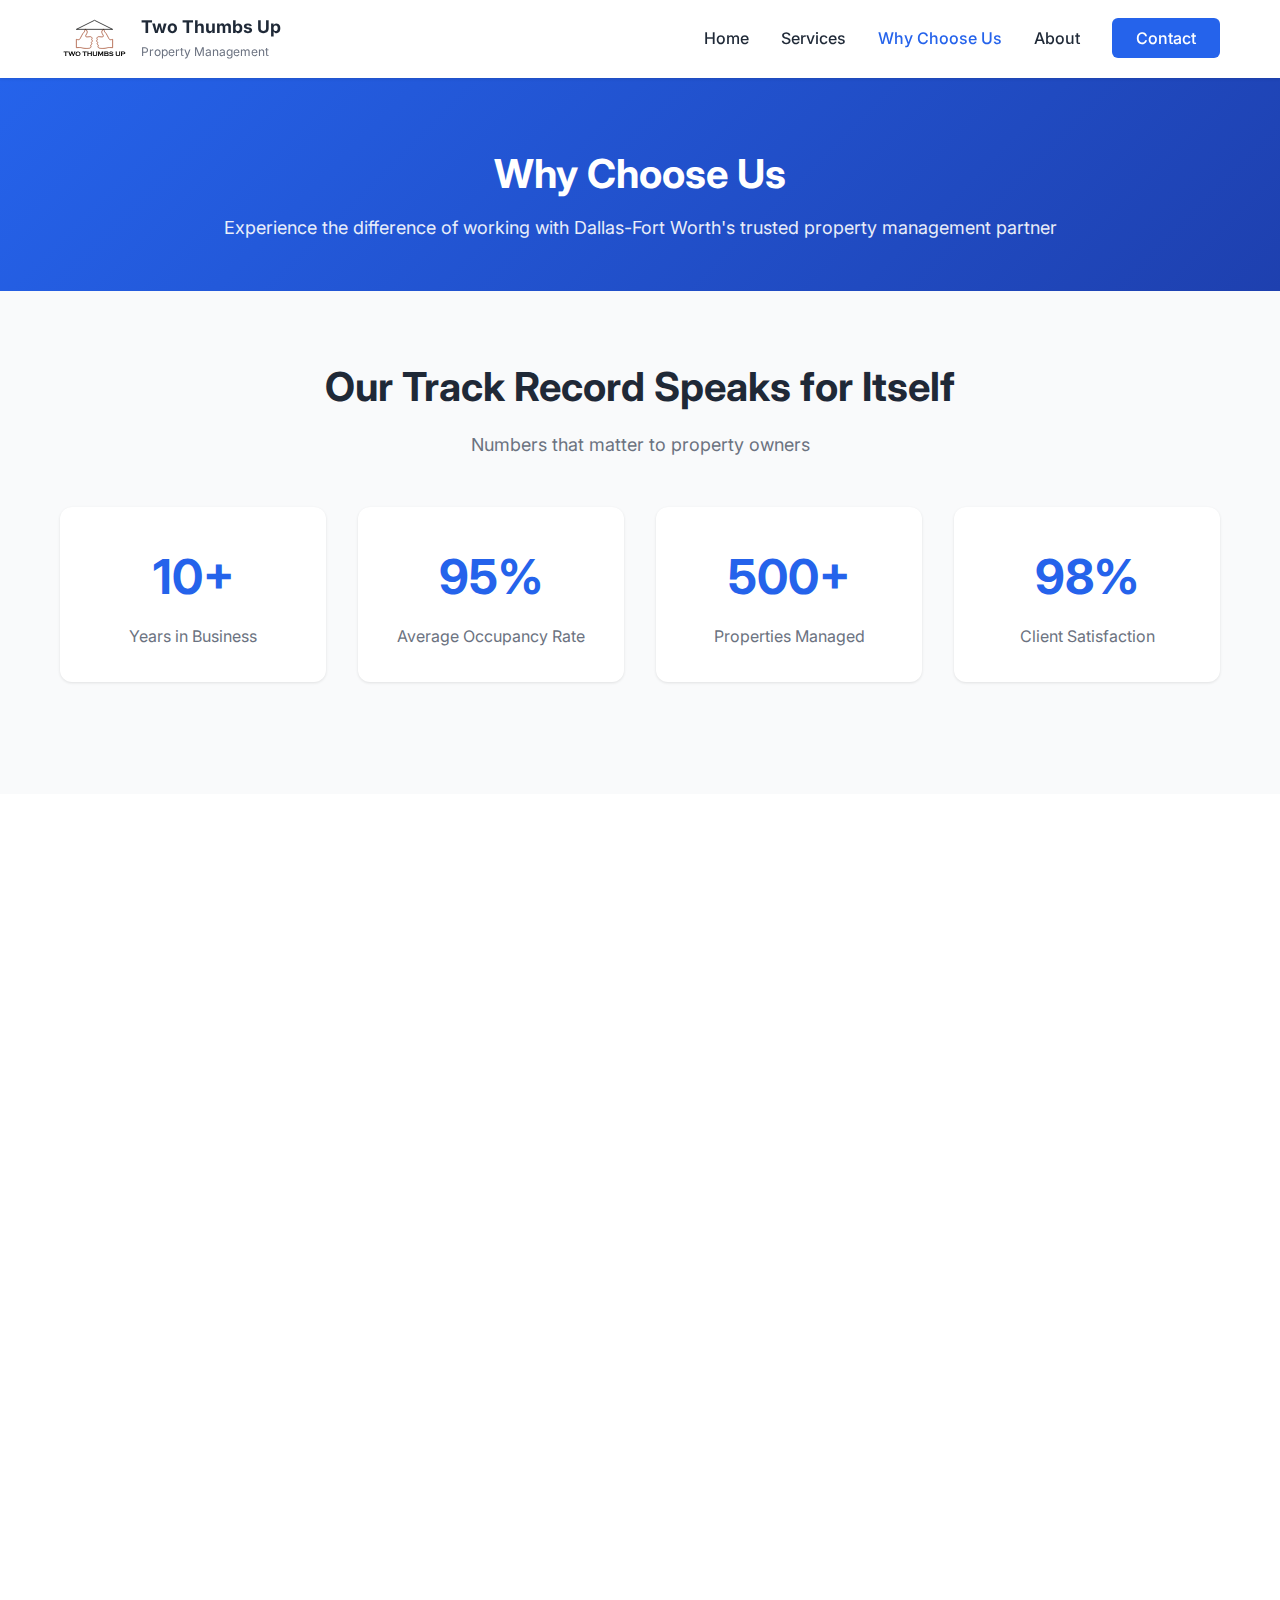
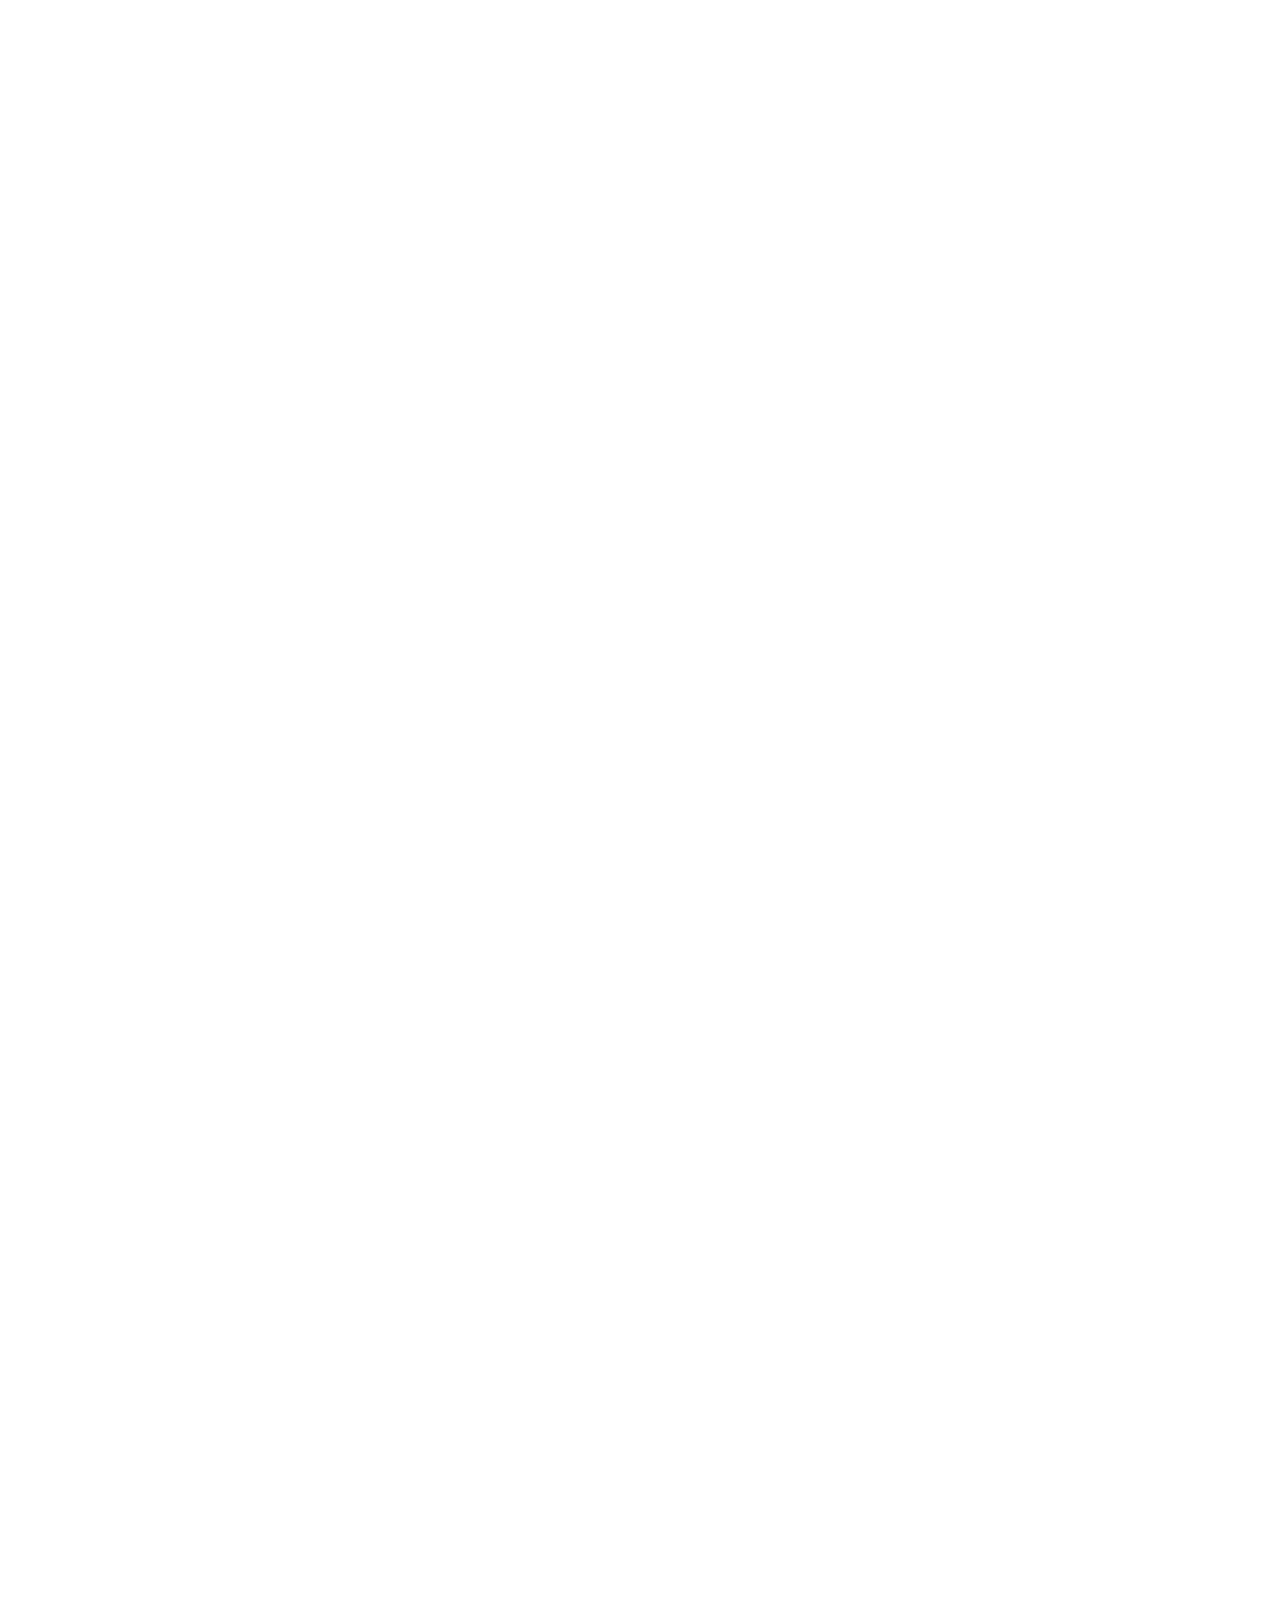
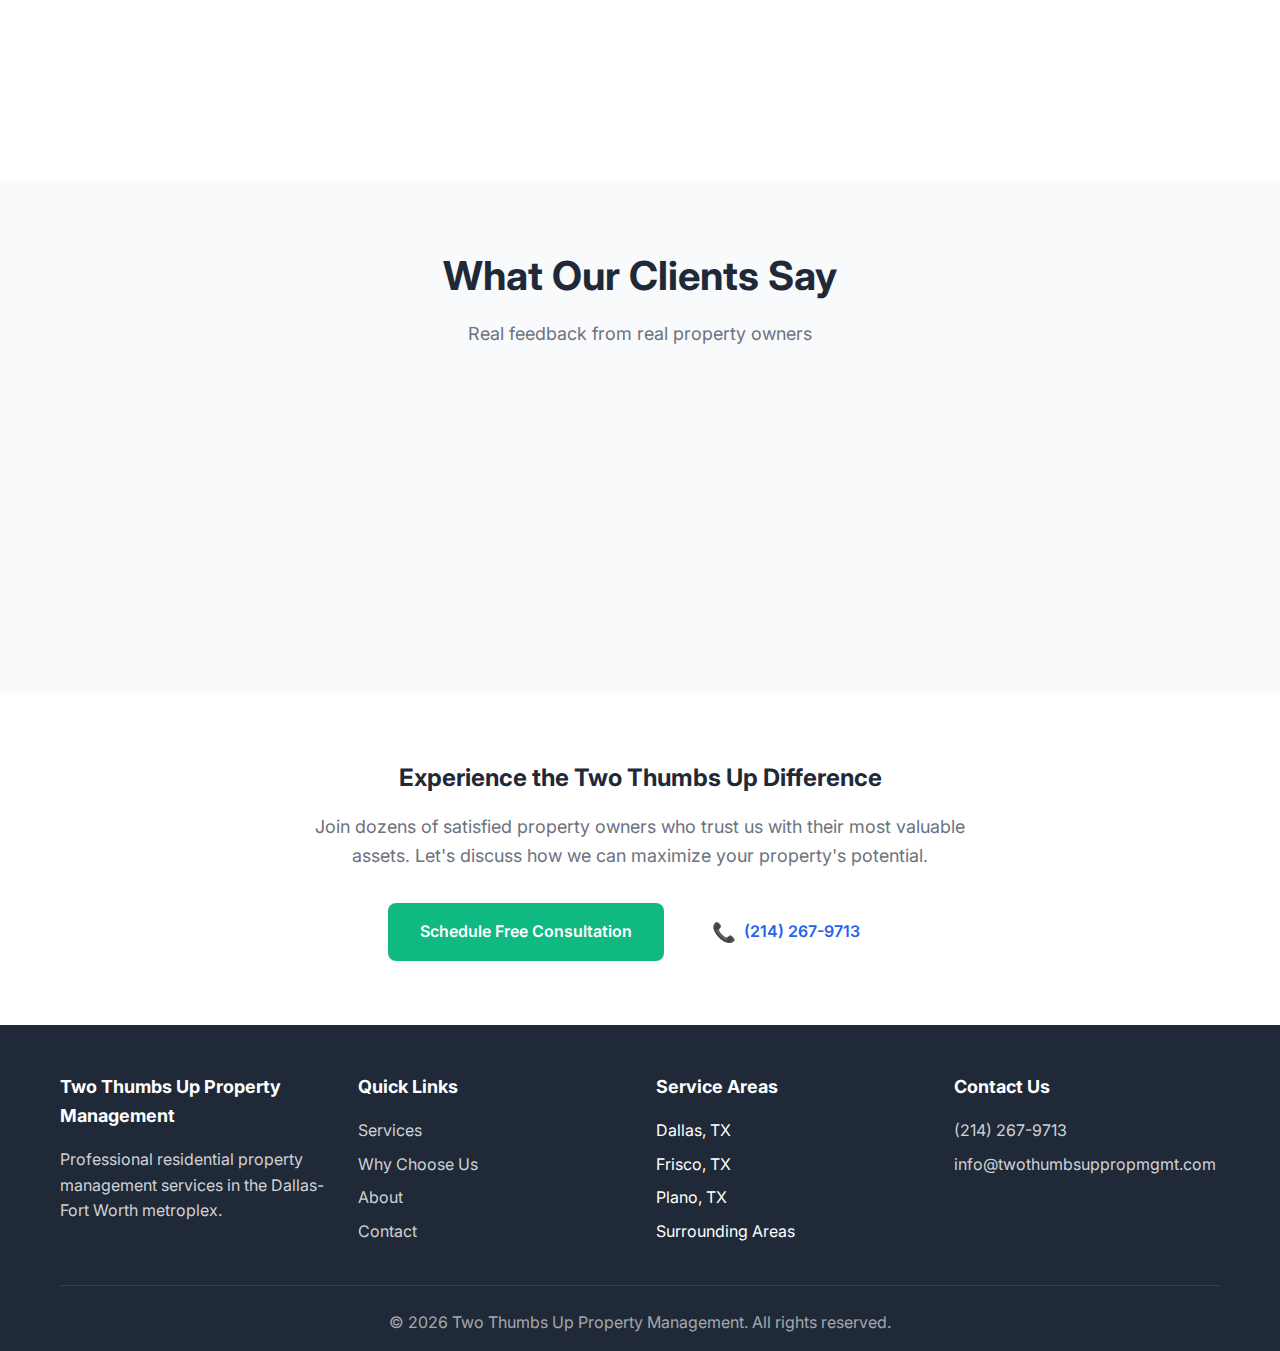
<file: why-choose-us.html>
<!DOCTYPE html>
<html lang="en">
<head>
    <meta charset="UTF-8">
    <meta name="viewport" content="width=device-width, initial-scale=1.0">
    <meta name="description" content="Why property owners in Dallas, Frisco, and Plano choose Two Thumbs Up Property Management - Experience, transparency, and results">
    <title>Why Choose Us | Two Thumbs Up Property Management</title>
    <link rel="stylesheet" href="styles.css">
    <link rel="preconnect" href="https://fonts.googleapis.com">
    <link rel="preconnect" href="https://fonts.gstatic.com" crossorigin>
    <link href="https://fonts.googleapis.com/css2?family=Inter:wght@300;400;500;600;700&display=swap" rel="stylesheet">
</head>
<body>
    <!-- Navigation -->
    <nav class="navbar" id="navbar">
        <div class="container">
            <div class="nav-wrapper">
                <div class="logo">
                    <a href="index.html">
                        <img src="images/TTU-logo.svg" alt="Two Thumbs Up" class="logo-image">
                        <span class="logo-text">Two Thumbs Up<br><small>Property Management</small></span>
                    </a>
                </div>
                <button class="mobile-menu-toggle" id="mobileMenuToggle">
                    <span></span>
                    <span></span>
                    <span></span>
                </button>
                <ul class="nav-menu" id="navMenu">
                    <li><a href="index.html">Home</a></li>
                    <li><a href="services.html">Services</a></li>
                    <li><a href="why-choose-us.html" class="active">Why Choose Us</a></li>
                    <li><a href="about.html">About</a></li>
                    <li><a href="contact.html" class="btn-nav">Contact</a></li>
                </ul>
            </div>
        </div>
    </nav>

    <!-- Page Header -->
    <section class="page-header">
        <div class="container">
            <h1>Why Choose Us</h1>
            <p>Experience the difference of working with Dallas-Fort Worth's trusted property management partner</p>
        </div>
    </section>

    <!-- Stats Section -->
    <section class="content-section" style="background: var(--bg-light);">
        <div class="container">
            <div class="section-header">
                <h2>Our Track Record Speaks for Itself</h2>
                <p>Numbers that matter to property owners</p>
            </div>
            <div class="stats-grid">
                <div class="stat-card">
                    <span class="stat-number">10+</span>
                    <span class="stat-label">Years in Business</span>
                </div>
                <div class="stat-card">
                    <span class="stat-number">95%</span>
                    <span class="stat-label">Average Occupancy Rate</span>
                </div>
                <div class="stat-card">
                    <span class="stat-number">500+</span>
                    <span class="stat-label">Properties Managed</span>
                </div>
                <div class="stat-card">
                    <span class="stat-number">98%</span>
                    <span class="stat-label">Client Satisfaction</span>
                </div>
            </div>
        </div>
    </section>

    <!-- Why Choose Us Content -->
    <section class="content-section">
        <div class="container">
            <div class="service-list">
                <div class="service-item">
                    <h3>🎯 Local Market Expertise</h3>
                    <p>We live and work in the Dallas-Fort Worth metroplex, giving us intimate knowledge of the Dallas, Frisco, and Plano markets. We understand neighborhood dynamics, pricing trends, and what tenants are looking for in each area. This local expertise translates to faster rentals, higher-quality tenants, and better returns on your investment.</p>
                    <p style="margin-top: 1rem; color: var(--text-light);">Our team stays current with market trends, development plans, and economic factors affecting property values across the metroplex. We use this knowledge to optimize your rental rates and positioning.</p>
                </div>

                <div class="service-item">
                    <h3>💎 Dedicated Property Managers</h3>
                    <p>You're not just a number to us. Each property owner is assigned a dedicated property manager who gets to know your property, your goals, and your preferences. Your manager is your single point of contact for everything related to your property, ensuring consistent communication and personalized service.</p>
                    <p style="margin-top: 1rem; color: var(--text-light);">No phone trees, no call centers, no confusion. Just direct access to a professional who cares about your success and responds promptly to your questions and concerns.</p>
                </div>

                <div class="service-item">
                    <h3>🔍 Transparent Operations</h3>
                    <p>We believe in complete transparency. You'll never wonder what's happening with your property. Our detailed monthly reports break down every dollar collected and spent, our online portal gives you 24/7 access to real-time information, and our pricing is straightforward with no hidden fees or surprise charges.</p>
                    <p style="margin-top: 1rem; color: var(--text-light);">From maintenance expenses to tenant communications, everything is documented and accessible. We provide the information you need to feel confident in your investment decisions.</p>
                </div>

                <div class="service-item">
                    <h3>⚡ Technology-Driven Efficiency</h3>
                    <p>We combine personal service with cutting-edge technology. Our property management platform streamlines operations, reduces response times, and provides you with better insights. Tenants can submit maintenance requests online, pay rent automatically, and communicate efficiently. You can view everything through your owner portal.</p>
                    <p style="margin-top: 1rem; color: var(--text-light);">Modern technology means faster placements, quicker maintenance resolution, and more efficient operations - all contributing to better returns on your investment.</p>
                </div>

                <div class="service-item">
                    <h3>🛡️ Proactive Property Protection</h3>
                    <p>We don't wait for problems to develop. Our regular inspection schedule helps identify issues early when they're easier and less expensive to fix. We enforce lease terms consistently, maintain strict tenant qualification standards, and address maintenance needs promptly to protect your property's condition and value.</p>
                    <p style="margin-top: 1rem; color: var(--text-dark);"><strong>How we protect your investment:</strong></p>
                    <ul style="margin-top: 0.5rem; color: var(--text-light); line-height: 1.8;">
                        <li>✓ Regular property inspections to catch issues before they become costly repairs</li>
                        <li>✓ Thorough move-in/move-out documentation with photos</li>
                        <li>✓ Strict lease enforcement and tenant accountability</li>
                        <li>✓ Licensed HVAC technicians for heating and cooling systems</li>
                        <li>✓ Licensed plumbers for all plumbing repairs and emergencies</li>
                        <li>✓ Preventative maintenance programs to extend equipment life</li>
                    </ul>
                </div>

                <div class="service-item">
                    <h3>💵 Competitive & Transparent Pricing</h3>
                    <p>Our management fees are competitive and transparent. We charge a straightforward percentage of collected rent with no hidden fees, no markups on maintenance, and no surprise charges. What you see is what you pay. We succeed when you succeed, aligning our interests with yours.</p>
                    <p style="margin-top: 1rem; color: var(--text-light);">Many of our competitors hide costs in maintenance markups, "administrative fees," and other charges. We believe in honest, transparent pricing that builds trust and long-term relationships.</p>
                </div>

                <div class="service-item">
                    <h3>🤝 Professional Network</h3>
                    <p>Over a decade in business has allowed us to build strong relationships with licensed contractors, vendors, and service providers. This network means we can get repairs done quickly at competitive prices. All our contractors are vetted, licensed, and insured, giving you peace of mind.</p>
                    <p style="margin-top: 1rem; color: var(--text-light);">From HVAC specialists to plumbers, electricians to landscapers, we have trusted professionals ready to maintain your property to the highest standards.</p>
                </div>

                <div class="service-item">
                    <h3>📞 Responsive Communication</h3>
                    <p>We understand that your property represents a significant investment and that you need timely information. We pride ourselves on responsive communication - answering calls promptly, replying to emails quickly, and keeping you informed about important developments. You'll never feel left in the dark.</p>
                    <p style="margin-top: 1rem; color: var(--text-light);">Whether it's a routine question or an urgent matter, you can count on us to be available and responsive. Your peace of mind is our priority.</p>
                </div>
            </div>
        </div>
    </section>

    <!-- Testimonials Section -->
    <section class="content-section" style="background: var(--bg-light);">
        <div class="container">
            <div class="section-header">
                <h2>What Our Clients Say</h2>
                <p>Real feedback from real property owners</p>
            </div>
            <div class="features-grid">
                <div class="feature-card">
                    <p style="font-style: italic; margin-bottom: 1rem; color: var(--text-dark);">"Two Thumbs Up has managed my Arlington rental for 3 years. They keep it rented, maintain it well, and the monthly reports are incredibly detailed. Best decision I made."</p>
                    <strong>- Robert M., Arlington Property Owner</strong>
                </div>
                <div class="feature-card">
                    <p style="font-style: italic; margin-bottom: 1rem; color: var(--text-dark);">"After a bad experience with another company, Two Thumbs Up was a breath of fresh air. They're honest, responsive, and actually care about my property. Highly recommend!"</p>
                    <strong>- Jennifer T., Dallas Property Owner</strong>
                </div>
                <div class="feature-card">
                    <p style="font-style: italic; margin-bottom: 1rem; color: var(--text-dark);">"I own multiple properties in Plano and they manage them all. Professional service, great tenants, and I love having a dedicated manager who knows my portfolio."</p>
                    <strong>- Michael C., Plano Property Owner</strong>
                </div>
            </div>
        </div>
    </section>

    <!-- CTA Section -->
    <section class="content-section">
        <div class="container" style="text-align: center;">
            <h2 style="margin-bottom: 1rem;">Experience the Two Thumbs Up Difference</h2>
            <p style="font-size: 1.125rem; color: var(--text-light); margin-bottom: 2rem; max-width: 700px; margin-left: auto; margin-right: auto;">Join dozens of satisfied property owners who trust us with their most valuable assets. Let's discuss how we can maximize your property's potential.</p>
            <div style="display: flex; gap: 1rem; justify-content: center; flex-wrap: wrap;">
                <a href="contact.html" class="btn btn-primary">Schedule Free Consultation</a>
                <a href="tel:+12142679713" class="btn btn-secondary">
                    <span class="phone-icon">📞</span> (214) 267-9713
                </a>
            </div>
        </div>
    </section>

    <!-- Footer -->
    <footer class="footer">
        <div class="container">
            <div class="footer-content">
                <div class="footer-section">
                    <h4>Two Thumbs Up Property Management</h4>
                    <p>Professional residential property management services in the Dallas-Fort Worth metroplex.</p>
                </div>
                <div class="footer-section">
                    <h4>Quick Links</h4>
                    <ul>
                        <li><a href="services.html">Services</a></li>
                        <li><a href="why-choose-us.html">Why Choose Us</a></li>
                        <li><a href="about.html">About</a></li>
                        <li><a href="contact.html">Contact</a></li>
                    </ul>
                </div>
                <div class="footer-section">
                    <h4>Service Areas</h4>
                    <ul>
                        <li>Dallas, TX</li>
                        <li>Frisco, TX</li>
                        <li>Plano, TX</li>
                        <li>Surrounding Areas</li>
                    </ul>
                </div>
                <div class="footer-section">
                    <h4>Contact Us</h4>
                    <ul>
                        <li><a href="tel:+12142679713">(214) 267-9713</a></li>
                        <li><a href="mailto:info@twothumbsuppropmgmt.com">info@twothumbsuppropmgmt.com</a></li>
                    </ul>
                </div>
            </div>
            <div class="footer-bottom">
                <p>&copy; 2026 Two Thumbs Up Property Management. All rights reserved.</p>
            </div>
        </div>
    </footer>

    <script src="script.js"></script>
</body>
</html>
</file>
<file: styles.css>
/* Reset and Base Styles */
* {
    margin: 0;
    padding: 0;
    box-sizing: border-box;
}

:root {
    --primary-color: #2563eb;
    --primary-dark: #1e40af;
    --secondary-color: #10b981;
    --text-dark: #1f2937;
    --text-light: #6b7280;
    --bg-light: #f9fafb;
    --bg-white: #ffffff;
    --border-color: #e5e7eb;
    --shadow-sm: 0 1px 3px rgba(0, 0, 0, 0.1);
    --shadow-md: 0 4px 6px rgba(0, 0, 0, 0.1);
    --shadow-lg: 0 10px 25px rgba(0, 0, 0, 0.15);
}

body {
    font-family: 'Inter', -apple-system, BlinkMacSystemFont, 'Segoe UI', sans-serif;
    line-height: 1.6;
    color: var(--text-dark);
    overflow-x: hidden;
}

.container {
    max-width: 1200px;
    margin: 0 auto;
    padding: 0 20px;
}

/* Navigation */
.navbar {
    background: var(--bg-white);
    box-shadow: var(--shadow-sm);
    position: sticky;
    top: 0;
    z-index: 1000;
    transition: all 0.3s ease;
}

.navbar.scrolled {
    box-shadow: var(--shadow-md);
}

.nav-wrapper {
    display: flex;
    justify-content: space-between;
    align-items: center;
    padding: 1rem 0;
}

.logo a {
    display: flex;
    align-items: center;
    text-decoration: none;
    color: var(--text-dark);
    gap: 0.75rem;
}

.logo-icon {
    font-size: 2rem;
}

.logo-text {
    font-weight: 700;
    font-size: 1.1rem;
    line-height: 1.3;
}

.logo-text small {
    font-size: 0.75rem;
    font-weight: 400;
    color: var(--text-light);
}

.logo-image {
    height: 45px;
    width: auto;
}

.mobile-menu-toggle {
    display: none;
    flex-direction: column;
    background: none;
    border: none;
    cursor: pointer;
    padding: 0.5rem;
}

.mobile-menu-toggle span {
    width: 25px;
    height: 3px;
    background: var(--text-dark);
    margin: 3px 0;
    transition: 0.3s;
}

.nav-menu {
    display: flex;
    list-style: none;
    gap: 2rem;
    align-items: center;
}

.nav-menu a {
    text-decoration: none;
    color: var(--text-dark);
    font-weight: 500;
    transition: color 0.3s ease;
    padding: 0.5rem 0;
}

.nav-menu a:hover,
.nav-menu a.active {
    color: var(--primary-color);
}

.btn-nav {
    background: var(--primary-color);
    color: white !important;
    padding: 0.625rem 1.5rem !important;
    border-radius: 6px;
    transition: background 0.3s ease;
}

.btn-nav:hover {
    background: var(--primary-dark);
}

/* Hero Section */
.hero {
    position: relative;
    height: 600px;
    background: linear-gradient(135deg, #667eea 0%, #764ba2 100%);
    background-image: url('https://images.unsplash.com/photo-1560518883-ce09059eeffa?w=1600&q=80');
    background-size: cover;
    background-position: center;
    display: flex;
    align-items: center;
    justify-content: center;
    text-align: center;
    color: white;
}

.hero-overlay {
    position: absolute;
    top: 0;
    left: 0;
    right: 0;
    bottom: 0;
    background: linear-gradient(135deg, rgba(37, 99, 235, 0.85) 0%, rgba(30, 64, 175, 0.9) 100%);
}

.hero-content {
    position: relative;
    z-index: 1;
}

.hero-logo {
    max-width: 200px;
    width: 100%;
    height: auto;
    margin: 0 auto 2rem auto;
    display: block;
    filter: brightness(0) invert(1);
}

.hero h1 {
    font-size: 3rem;
    font-weight: 700;
    margin-bottom: 1rem;
    line-height: 1.2;
}

.hero-subtitle {
    font-size: 1.25rem;
    margin-bottom: 2rem;
    opacity: 0.95;
}

.hero-cta {
    display: flex;
    gap: 1rem;
    justify-content: center;
    flex-wrap: wrap;
}

/* Buttons */
.btn {
    display: inline-flex;
    align-items: center;
    gap: 0.5rem;
    padding: 0.875rem 2rem;
    border-radius: 8px;
    text-decoration: none;
    font-weight: 600;
    transition: all 0.3s ease;
    border: none;
    cursor: pointer;
    font-size: 1rem;
}

.btn-primary {
    background: var(--secondary-color);
    color: white;
}

.btn-primary:hover {
    background: #059669;
    transform: translateY(-2px);
    box-shadow: var(--shadow-md);
}

.btn-secondary {
    background: white;
    color: var(--primary-color);
}

.btn-secondary:hover {
    background: var(--bg-light);
    transform: translateY(-2px);
    box-shadow: var(--shadow-md);
}

.btn-large {
    width: 100%;
    justify-content: center;
    padding: 1rem 2rem;
    font-size: 1.1rem;
}

.phone-icon {
    font-size: 1.2rem;
}

/* Sections */
section {
    padding: 5rem 0;
}

.section-header {
    text-align: center;
    margin-bottom: 3rem;
}

.section-header h2 {
    font-size: 2.5rem;
    font-weight: 700;
    margin-bottom: 0.75rem;
    color: var(--text-dark);
}

.section-header p {
    font-size: 1.125rem;
    color: var(--text-light);
}

/* Features Section */
.features {
    background: var(--bg-light);
}

.features-grid {
    display: grid;
    grid-template-columns: repeat(auto-fit, minmax(250px, 1fr));
    gap: 2rem;
}

.feature-card {
    background: white;
    padding: 2rem;
    border-radius: 12px;
    box-shadow: var(--shadow-sm);
    transition: all 0.3s ease;
    text-align: center;
}

.feature-card:hover {
    transform: translateY(-5px);
    box-shadow: var(--shadow-lg);
}

.feature-icon {
    font-size: 3rem;
    margin-bottom: 1rem;
}

.feature-card h3 {
    font-size: 1.5rem;
    margin-bottom: 0.75rem;
    color: var(--text-dark);
}

.feature-card p {
    color: var(--text-light);
    line-height: 1.6;
}

/* DFW Metroplex Section */
.dfw-metroplex {
    background: var(--bg-white);
}

.metroplex-banner {
    position: relative;
    border-radius: 12px;
    overflow: hidden;
    height: 300px;
    background: linear-gradient(135deg, #1e3a5f 0%, #2d5a87 50%, #3a7ab5 100%);
    display: flex;
    align-items: center;
    justify-content: center;
    text-align: center;
}

.metroplex-overlay {
    color: white;
    padding: 2rem;
    max-width: 600px;
}

.metroplex-overlay h3 {
    font-size: 2rem;
    margin-bottom: 1rem;
    font-weight: 700;
}

.metroplex-overlay p {
    font-size: 1.125rem;
    opacity: 0.95;
    line-height: 1.6;
}

/* Why Preview Section */
.why-preview {
    background: var(--bg-light);
}

.why-content {
    display: grid;
    grid-template-columns: 1fr 1fr;
    gap: 4rem;
    align-items: center;
}

.why-text h2 {
    font-size: 2.25rem;
    margin-bottom: 1.5rem;
    color: var(--text-dark);
}

.benefits-list {
    list-style: none;
    margin-bottom: 2rem;
}

.benefits-list li {
    padding: 0.75rem 0;
    font-size: 1.125rem;
    color: var(--text-dark);
}

.why-image img {
    width: 100%;
    border-radius: 12px;
    box-shadow: var(--shadow-lg);
}

/* Contact Section */
.contact-section {
    background: var(--bg-white);
}

.contact-wrapper {
    display: grid;
    grid-template-columns: 2fr 1fr;
    gap: 3rem;
    max-width: 1000px;
    margin: 0 auto;
}

.contact-form {
    background: white;
    padding: 2rem;
    border-radius: 12px;
    box-shadow: var(--shadow-md);
}

.form-row {
    display: grid;
    grid-template-columns: 1fr 1fr;
    gap: 1rem;
}

.form-group {
    margin-bottom: 1.5rem;
}

.form-group label {
    display: block;
    margin-bottom: 0.5rem;
    font-weight: 500;
    color: var(--text-dark);
}

.form-group input,
.form-group textarea {
    width: 100%;
    padding: 0.75rem;
    border: 2px solid var(--border-color);
    border-radius: 6px;
    font-family: inherit;
    font-size: 1rem;
    transition: border-color 0.3s ease;
}

.form-group input:focus,
.form-group textarea:focus {
    outline: none;
    border-color: var(--primary-color);
}

.contact-info {
    background: var(--bg-light);
    padding: 2rem;
    border-radius: 12px;
    height: fit-content;
}

.contact-info h3 {
    font-size: 1.5rem;
    margin-bottom: 1.5rem;
    color: var(--text-dark);
}

.info-item {
    display: flex;
    gap: 1rem;
    margin-bottom: 1.5rem;
}

.info-icon {
    font-size: 1.5rem;
}

.info-item strong {
    display: block;
    margin-bottom: 0.25rem;
    color: var(--text-dark);
}

.info-item a {
    color: var(--primary-color);
    text-decoration: none;
}

.info-item a:hover {
    text-decoration: underline;
}

.info-item p {
    color: var(--text-light);
    margin: 0;
}

/* Footer */
.footer {
    background: var(--text-dark);
    color: white;
    padding: 3rem 0 1rem;
}

.footer-content {
    display: grid;
    grid-template-columns: repeat(auto-fit, minmax(200px, 1fr));
    gap: 2rem;
    margin-bottom: 2rem;
}

.footer-logo {
    max-width: 120px;
    height: auto;
    margin-bottom: 1rem;
    filter: brightness(0) invert(1);
}

.footer-section h4 {
    margin-bottom: 1rem;
    font-size: 1.125rem;
}

.footer-section p {
    color: rgba(255,255,255,0.8);
    line-height: 1.6;
}

.footer-section ul {
    list-style: none;
}

.footer-section ul li {
    margin-bottom: 0.5rem;
}

.footer-section a {
    color: rgba(255,255,255,0.8);
    text-decoration: none;
    transition: color 0.3s ease;
}

.footer-section a:hover {
    color: white;
}

.footer-bottom {
    border-top: 1px solid rgba(255,255,255,0.1);
    padding-top: 1.5rem;
    text-align: center;
    color: rgba(255,255,255,0.6);
}

/* Responsive Design */
@media (max-width: 768px) {
    .mobile-menu-toggle {
        display: flex;
    }

    .nav-menu {
        position: absolute;
        top: 100%;
        left: 0;
        right: 0;
        background: white;
        flex-direction: column;
        padding: 1rem;
        box-shadow: var(--shadow-md);
        display: none;
        gap: 0;
    }

    .nav-menu.active {
        display: flex;
    }

    .nav-menu li {
        width: 100%;
        text-align: center;
        padding: 0.5rem 0;
    }

    .hero h1 {
        font-size: 2rem;
    }

    .hero-subtitle {
        font-size: 1rem;
    }

    .hero-cta {
        flex-direction: column;
    }

    .section-header h2 {
        font-size: 1.75rem;
    }

    .features-grid {
        grid-template-columns: 1fr;
    }

    .areas-grid {
        grid-template-columns: 1fr;
    }

    .why-content {
        grid-template-columns: 1fr;
    }

    .why-image {
        order: -1;
    }

    .contact-wrapper {
        grid-template-columns: 1fr;
    }

    .form-row {
        grid-template-columns: 1fr;
    }

    .footer-content {
        grid-template-columns: 1fr;
    }
}

@media (max-width: 480px) {
    .hero {
        height: 500px;
    }

    .hero h1 {
        font-size: 1.5rem;
    }

    section {
        padding: 3rem 0;
    }

    .btn {
        padding: 0.75rem 1.5rem;
    }
}

/* Smooth Scrolling */
html {
    scroll-behavior: smooth;
}

/* Form Success Message */
.success-message {
    background: #d1fae5;
    color: #065f46;
    padding: 1rem;
    border-radius: 6px;
    margin-bottom: 1rem;
    display: none;
}

.success-message.show {
    display: block;
}

/* Page Specific Styles */
.page-header {
    background: linear-gradient(135deg, var(--primary-color) 0%, var(--primary-dark) 100%);
    color: white;
    padding: 4rem 0 3rem;
    text-align: center;
}

.page-header h1 {
    font-size: 2.5rem;
    margin-bottom: 0.5rem;
}

.page-header p {
    font-size: 1.125rem;
    opacity: 0.9;
}

.content-section {
    padding: 4rem 0;
}

.service-list {
    display: grid;
    gap: 2rem;
}

.service-item {
    background: white;
    padding: 2rem;
    border-radius: 12px;
    box-shadow: var(--shadow-sm);
    border-left: 4px solid var(--primary-color);
}

.service-item h3 {
    font-size: 1.5rem;
    margin-bottom: 1rem;
    color: var(--text-dark);
}

.service-item p {
    color: var(--text-light);
    line-height: 1.7;
}

.stats-grid {
    display: grid;
    grid-template-columns: repeat(auto-fit, minmax(200px, 1fr));
    gap: 2rem;
    margin: 3rem 0;
}

.stat-card {
    text-align: center;
    padding: 2rem;
    background: white;
    border-radius: 12px;
    box-shadow: var(--shadow-sm);
}

.stat-number {
    font-size: 3rem;
    font-weight: 700;
    color: var(--primary-color);
    display: block;
    margin-bottom: 0.5rem;
}

.stat-label {
    color: var(--text-light);
    font-size: 1rem;
}

.team-grid {
    display: grid;
    grid-template-columns: repeat(auto-fit, minmax(250px, 1fr));
    gap: 2rem;
    margin-top: 3rem;
}

.team-member {
    text-align: center;
    background: white;
    padding: 2rem;
    border-radius: 12px;
    box-shadow: var(--shadow-sm);
}

.team-member img {
    width: 120px;
    height: 120px;
    border-radius: 50%;
    margin-bottom: 1rem;
    object-fit: cover;
}

.team-member h3 {
    font-size: 1.25rem;
    margin-bottom: 0.25rem;
}

.team-member .role {
    color: var(--primary-color);
    font-weight: 500;
    margin-bottom: 0.5rem;
}

.team-member p {
    color: var(--text-light);
    font-size: 0.9rem;
}

/* FAQ Section */
.faq-section {
    background: var(--bg-light);
    padding: 5rem 0;
}

.faq-list {
    max-width: 800px;
    margin: 0 auto;
}

.faq-item {
    background: white;
    border-radius: 8px;
    margin-bottom: 1rem;
    box-shadow: var(--shadow-sm);
    overflow: hidden;
}

.faq-question {
    width: 100%;
    display: flex;
    justify-content: space-between;
    align-items: center;
    padding: 1.25rem 1.5rem;
    background: none;
    border: none;
    cursor: pointer;
    font-size: 1rem;
    font-weight: 600;
    color: var(--text-dark);
    text-align: left;
    transition: background 0.3s ease;
}

.faq-question:hover {
    background: var(--bg-light);
}

.faq-icon {
    font-size: 1.5rem;
    font-weight: 300;
    color: var(--primary-color);
    transition: transform 0.3s ease;
}

.faq-item.active .faq-icon {
    transform: rotate(45deg);
}

.faq-answer {
    max-height: 0;
    overflow: hidden;
    transition: max-height 0.3s ease, padding 0.3s ease;
}

.faq-item.active .faq-answer {
    max-height: 200px;
    padding: 0 1.5rem 1.25rem;
}

.faq-answer p {
    color: var(--text-light);
    line-height: 1.7;
}

/* Tertiary Button */
.btn-tertiary {
    background: transparent;
    color: white;
    border: 2px solid white;
}

.btn-tertiary:hover {
    background: white;
    color: var(--primary-color);
    transform: translateY(-2px);
    box-shadow: var(--shadow-md);
}

/* Contact Info Grid */
.contact-info-grid {
    display: grid;
    grid-template-columns: repeat(auto-fit, minmax(200px, 1fr));
    gap: 2rem;
    max-width: 900px;
    margin: 0 auto;
}

.info-card {
    text-align: center;
    padding: 1.5rem;
    background: var(--bg-light);
    border-radius: 12px;
}

.info-card .info-icon {
    display: block;
    font-size: 2rem;
    margin-bottom: 0.75rem;
}

.info-card strong {
    display: block;
    margin-bottom: 0.5rem;
    color: var(--text-dark);
}

.info-card a {
    color: var(--primary-color);
    text-decoration: none;
}

.info-card a:hover {
    text-decoration: underline;
}

.info-card p {
    color: var(--text-light);
    margin: 0;
}

/* Modal Styles */
.modal-overlay {
    display: none;
    position: fixed;
    top: 0;
    left: 0;
    right: 0;
    bottom: 0;
    background: rgba(0, 0, 0, 0.6);
    z-index: 2000;
    align-items: center;
    justify-content: center;
    padding: 1rem;
}

.modal-overlay.active {
    display: flex;
}

.modal {
    background: white;
    border-radius: 12px;
    padding: 2rem;
    max-width: 500px;
    width: 100%;
    position: relative;
    max-height: 90vh;
    overflow-y: auto;
    animation: modalSlideIn 0.3s ease;
}

@keyframes modalSlideIn {
    from {
        opacity: 0;
        transform: translateY(-20px);
    }
    to {
        opacity: 1;
        transform: translateY(0);
    }
}

.modal-close {
    position: absolute;
    top: 1rem;
    right: 1rem;
    background: none;
    border: none;
    font-size: 2rem;
    cursor: pointer;
    color: var(--text-light);
    line-height: 1;
    padding: 0;
    width: 40px;
    height: 40px;
    display: flex;
    align-items: center;
    justify-content: center;
    border-radius: 50%;
    transition: background 0.3s ease, color 0.3s ease;
}

.modal-close:hover {
    background: var(--bg-light);
    color: var(--text-dark);
}

.modal h2 {
    font-size: 1.75rem;
    margin-bottom: 0.5rem;
    color: var(--text-dark);
    padding-right: 2rem;
}

.modal > p {
    color: var(--text-light);
    margin-bottom: 1.5rem;
}

.modal-form .form-group {
    margin-bottom: 1rem;
}

.modal-form .btn-large {
    margin-top: 0.5rem;
}
</file>
